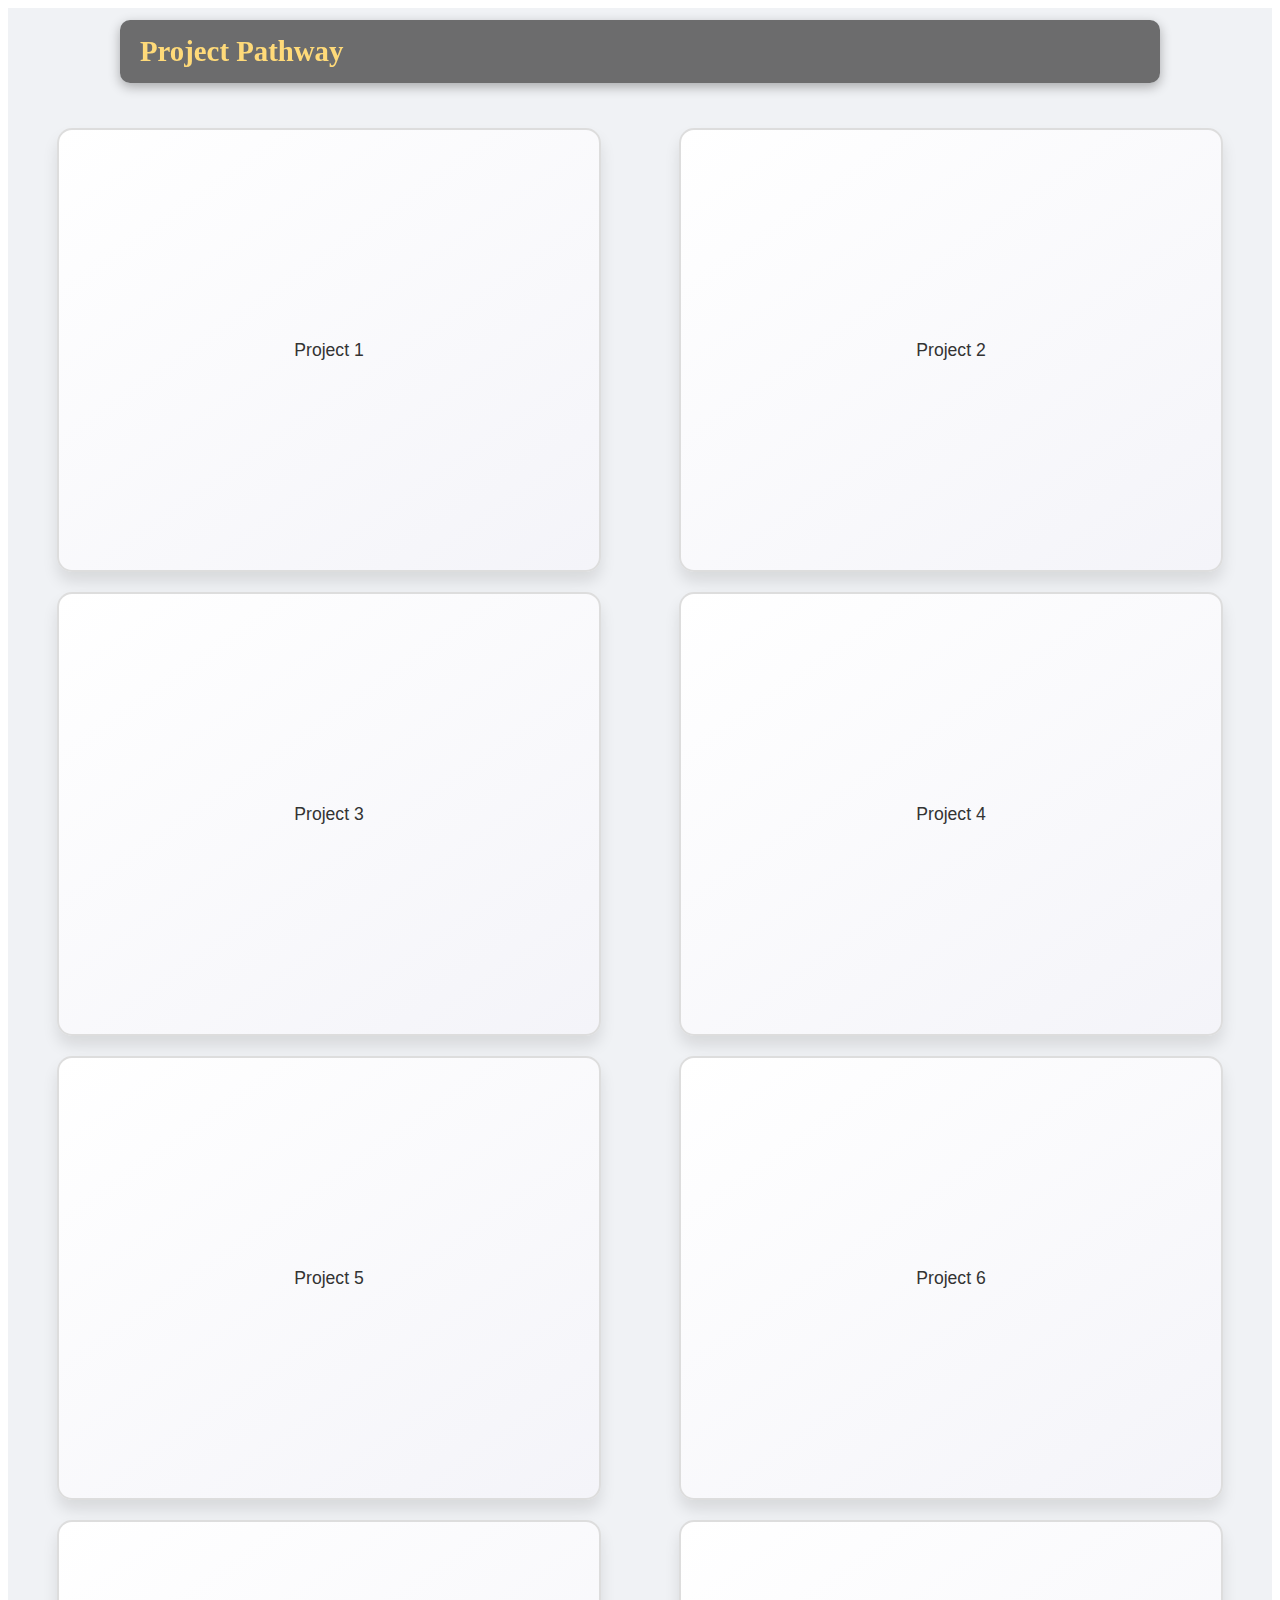
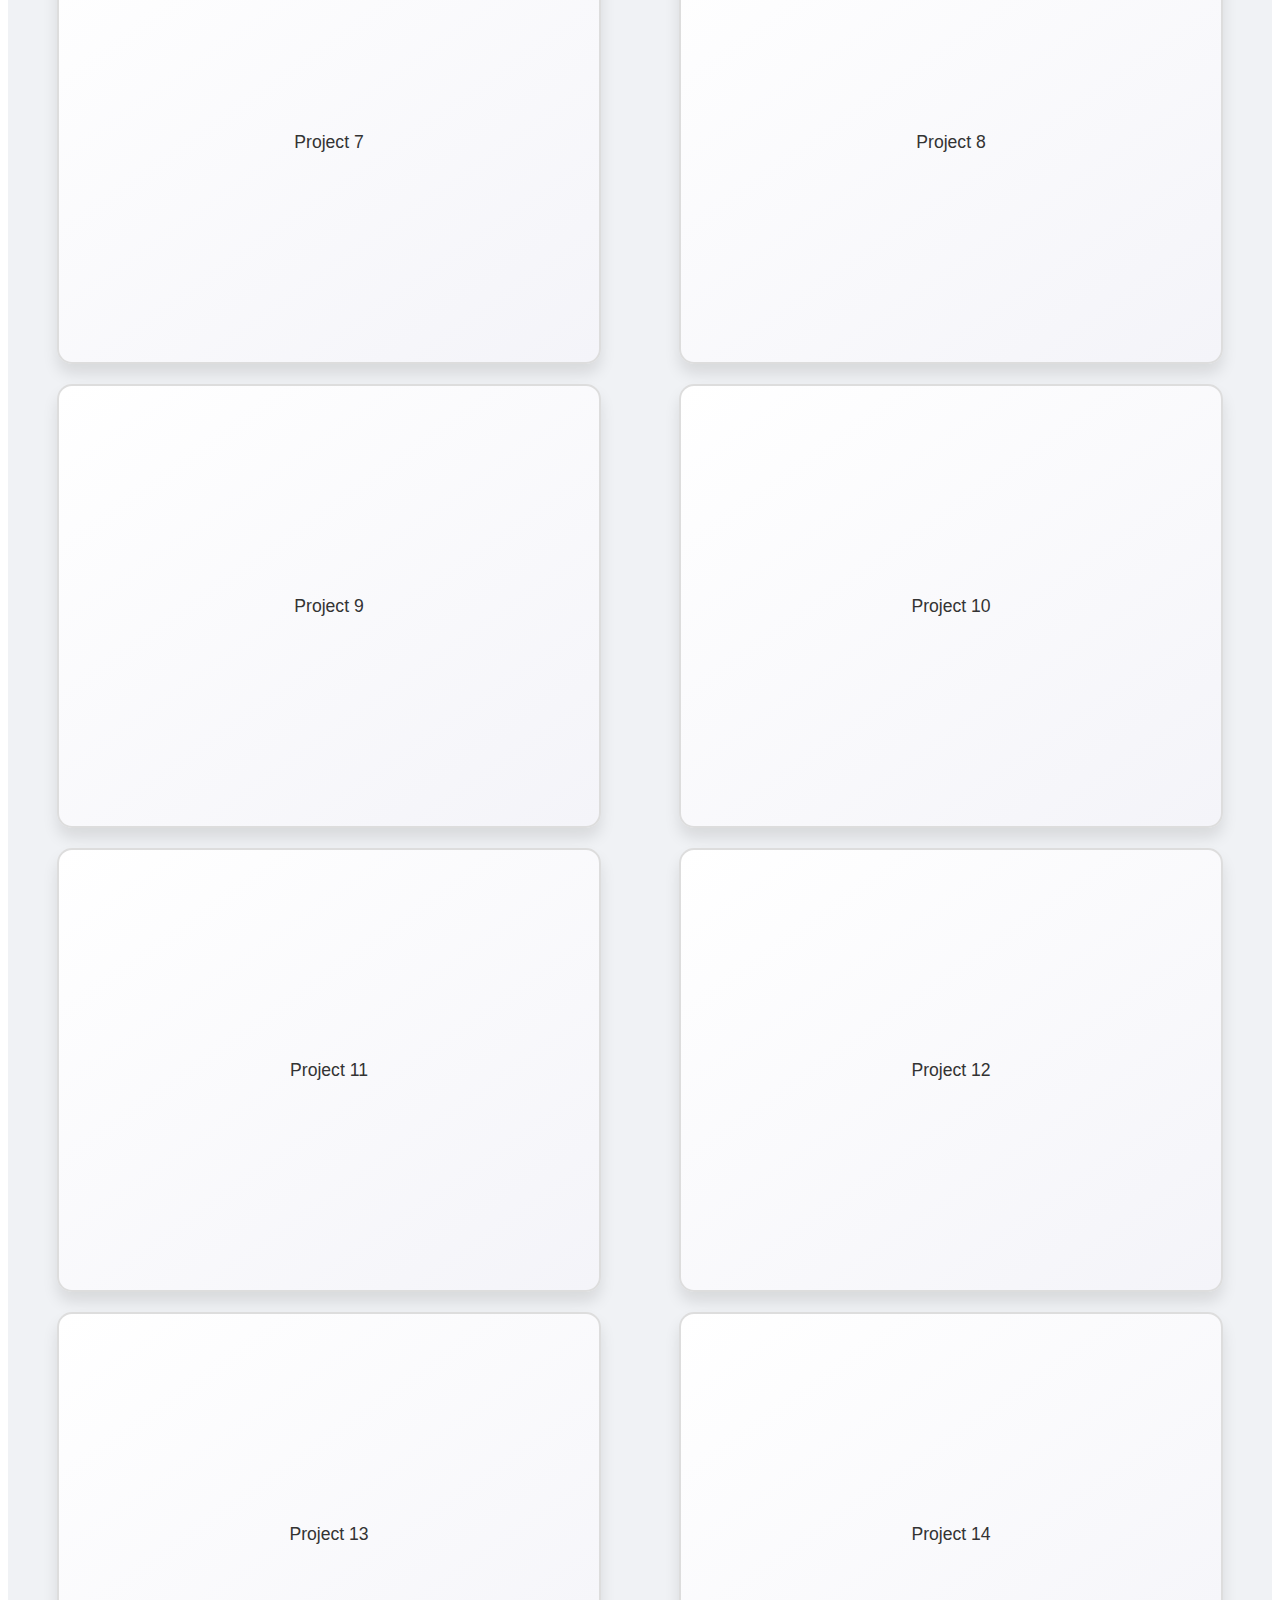
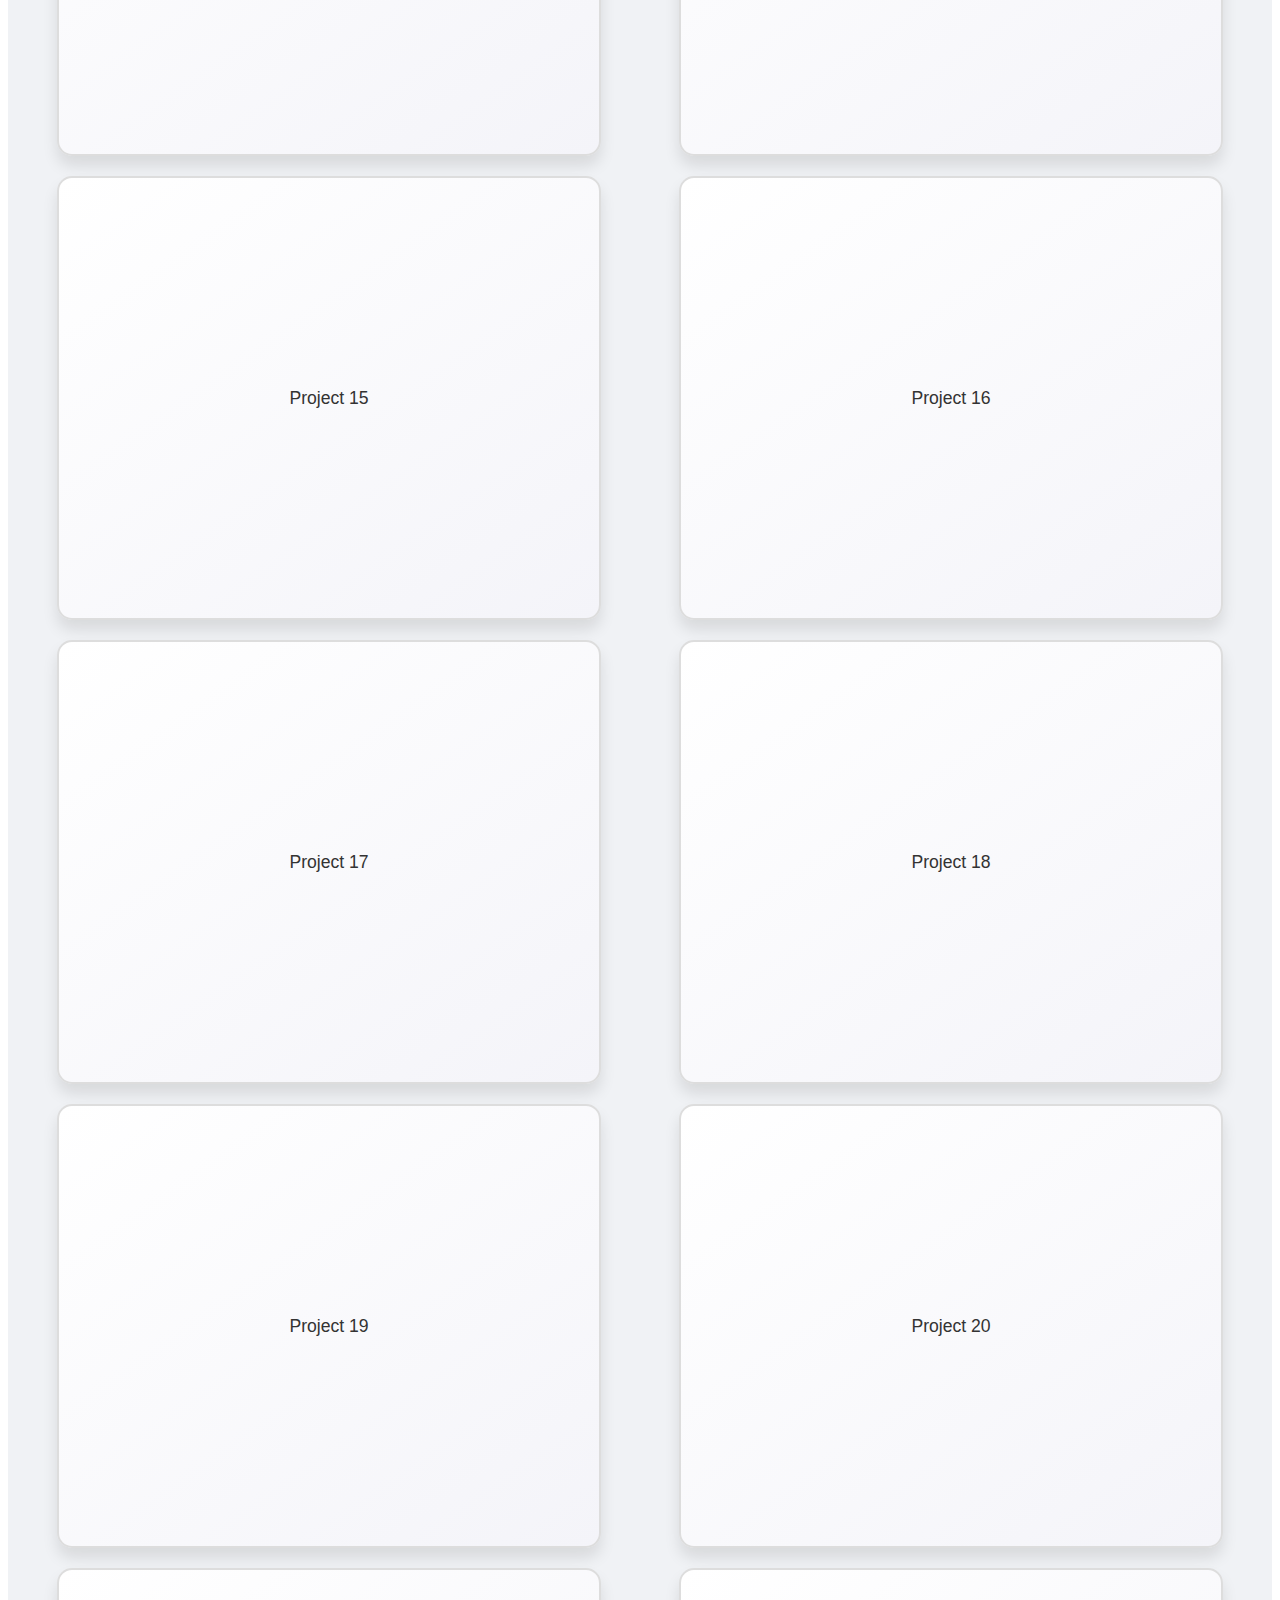
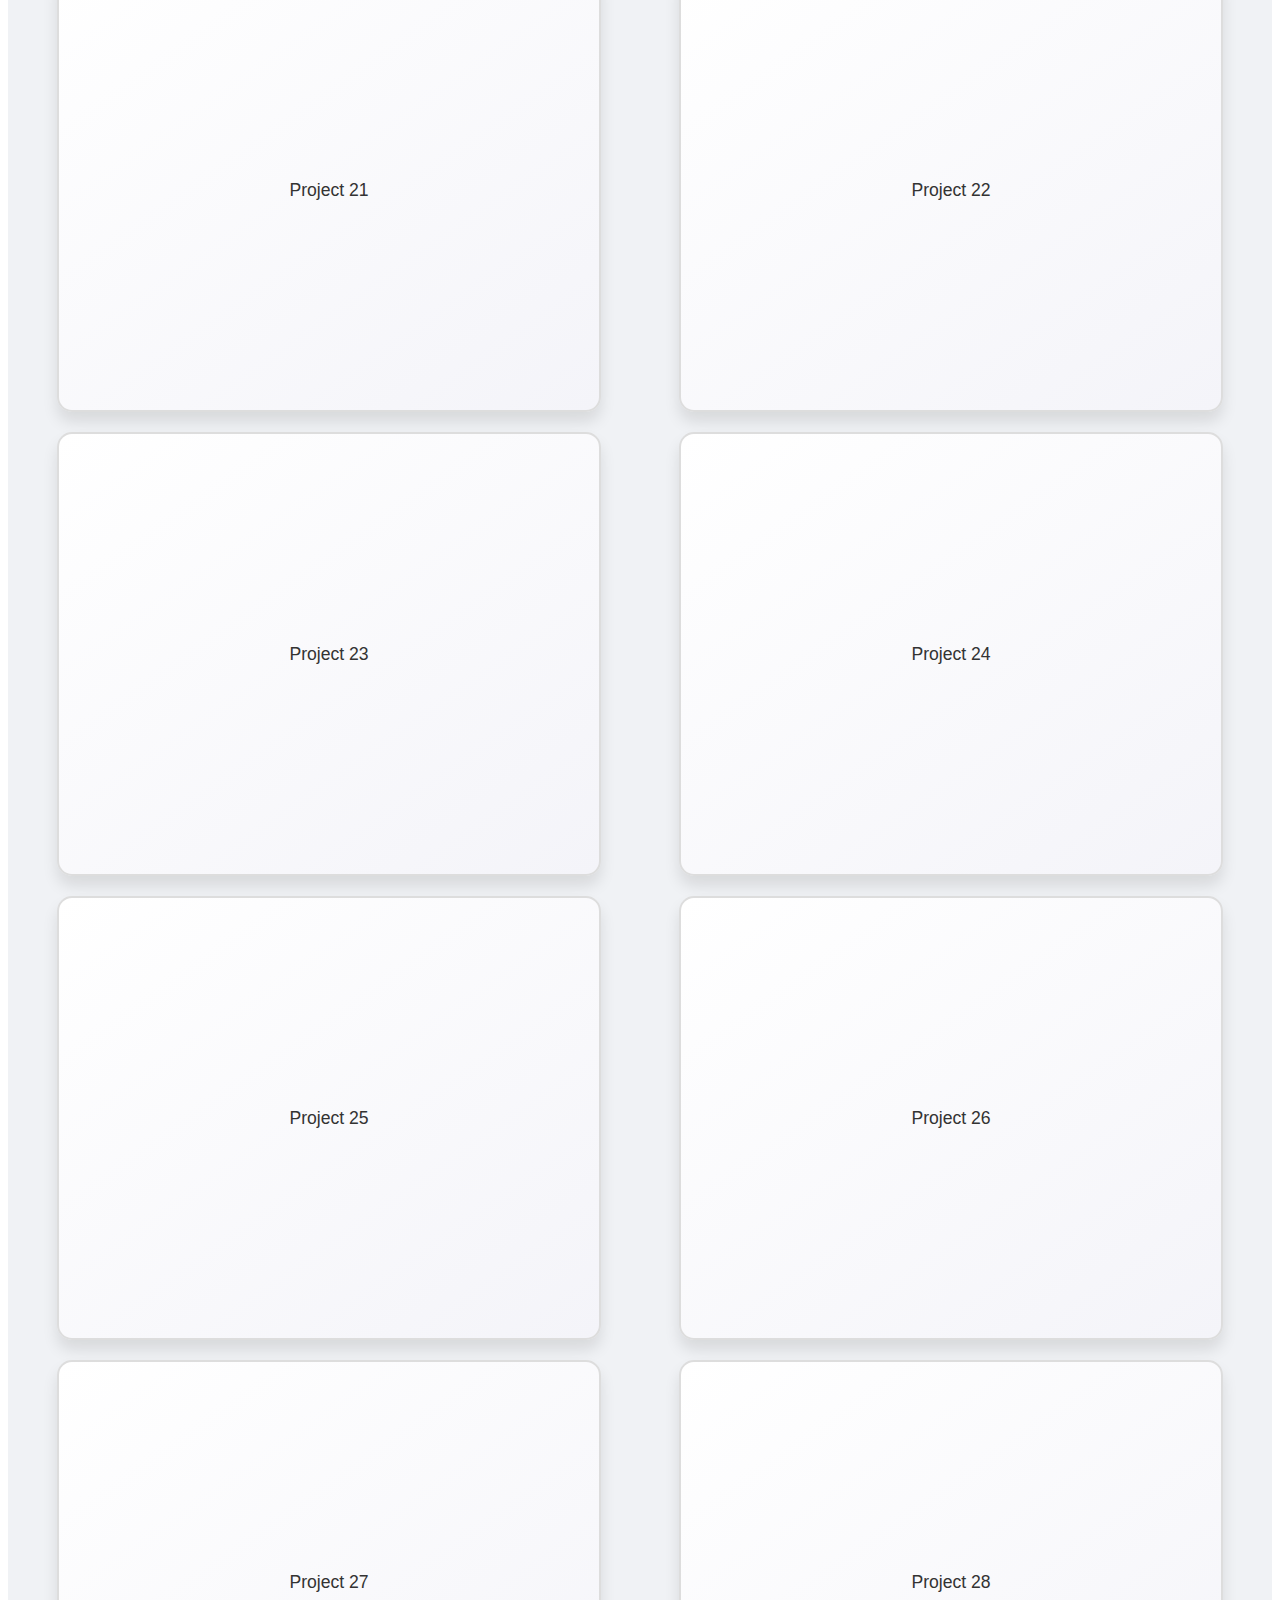
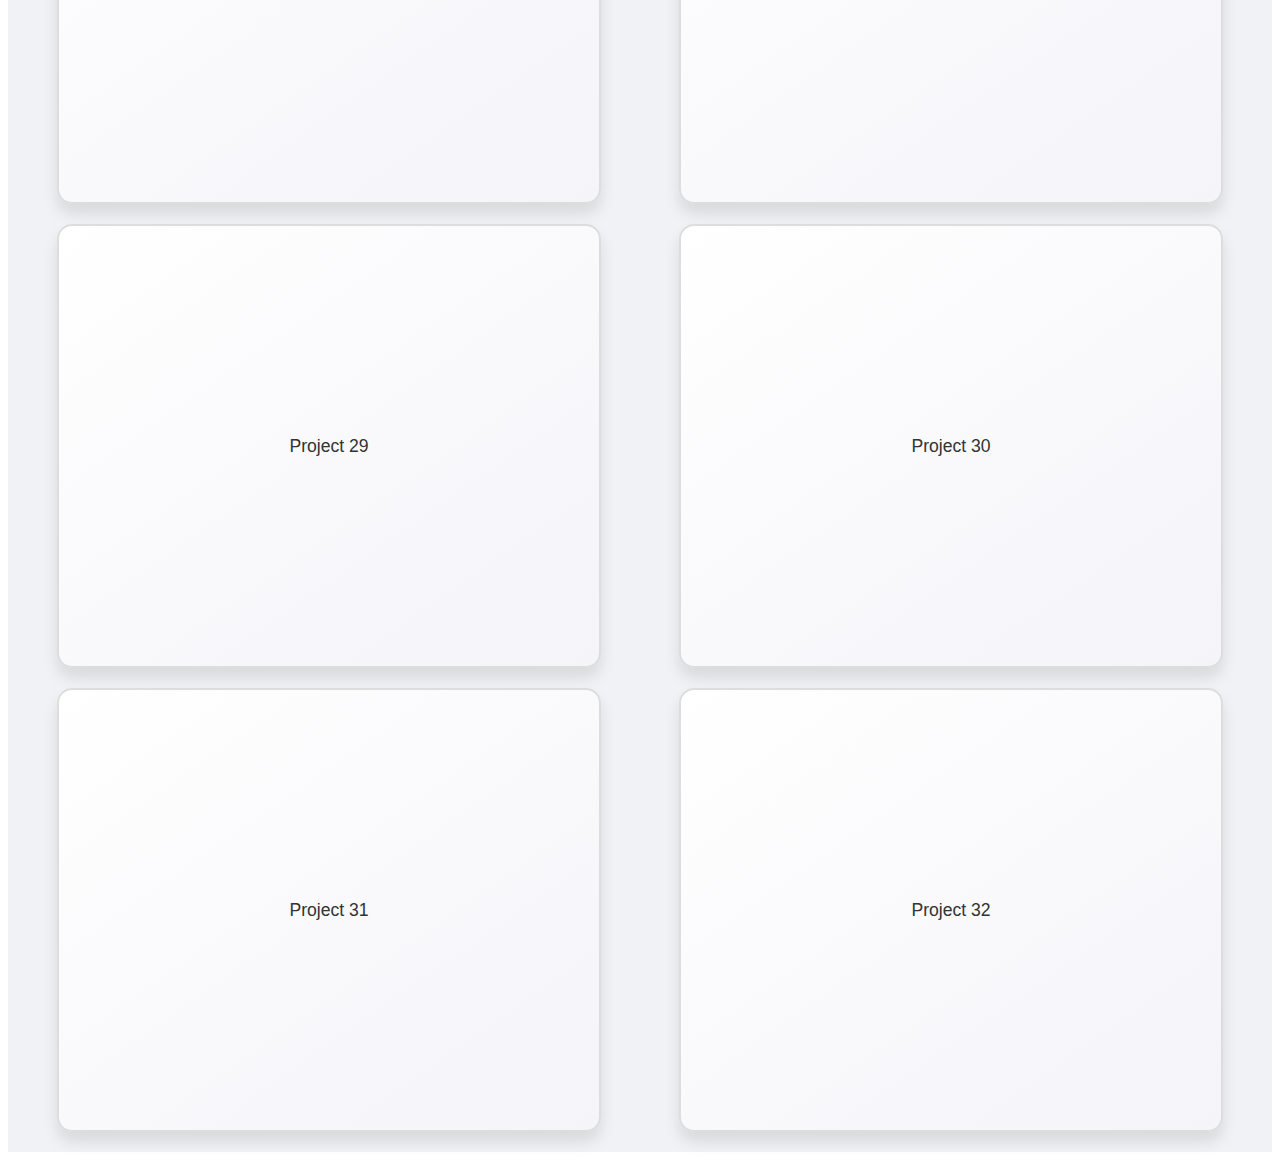
<file: index.html>
<!DOCTYPE html>
<html lang="en">
<head>
    <meta charset="UTF-8">
    <meta name="viewport" content="width=device-width, initial-scale=1.0">
    <title>My Projects</title>
    <link rel="stylesheet" href="styles.css">
</head>
<body>
    <header>
        <nav class="navbar">
            <div class="navbar-logo">
                <h2>Project Pathway</h2>
            </div>
        </nav>
    </header>
    <div id="project-list">
    </div>

    <button id="backToTopBtn" title="Go to top">↑</button>
    
    <script src="script.js"></script>
</body>
</html>
</file>
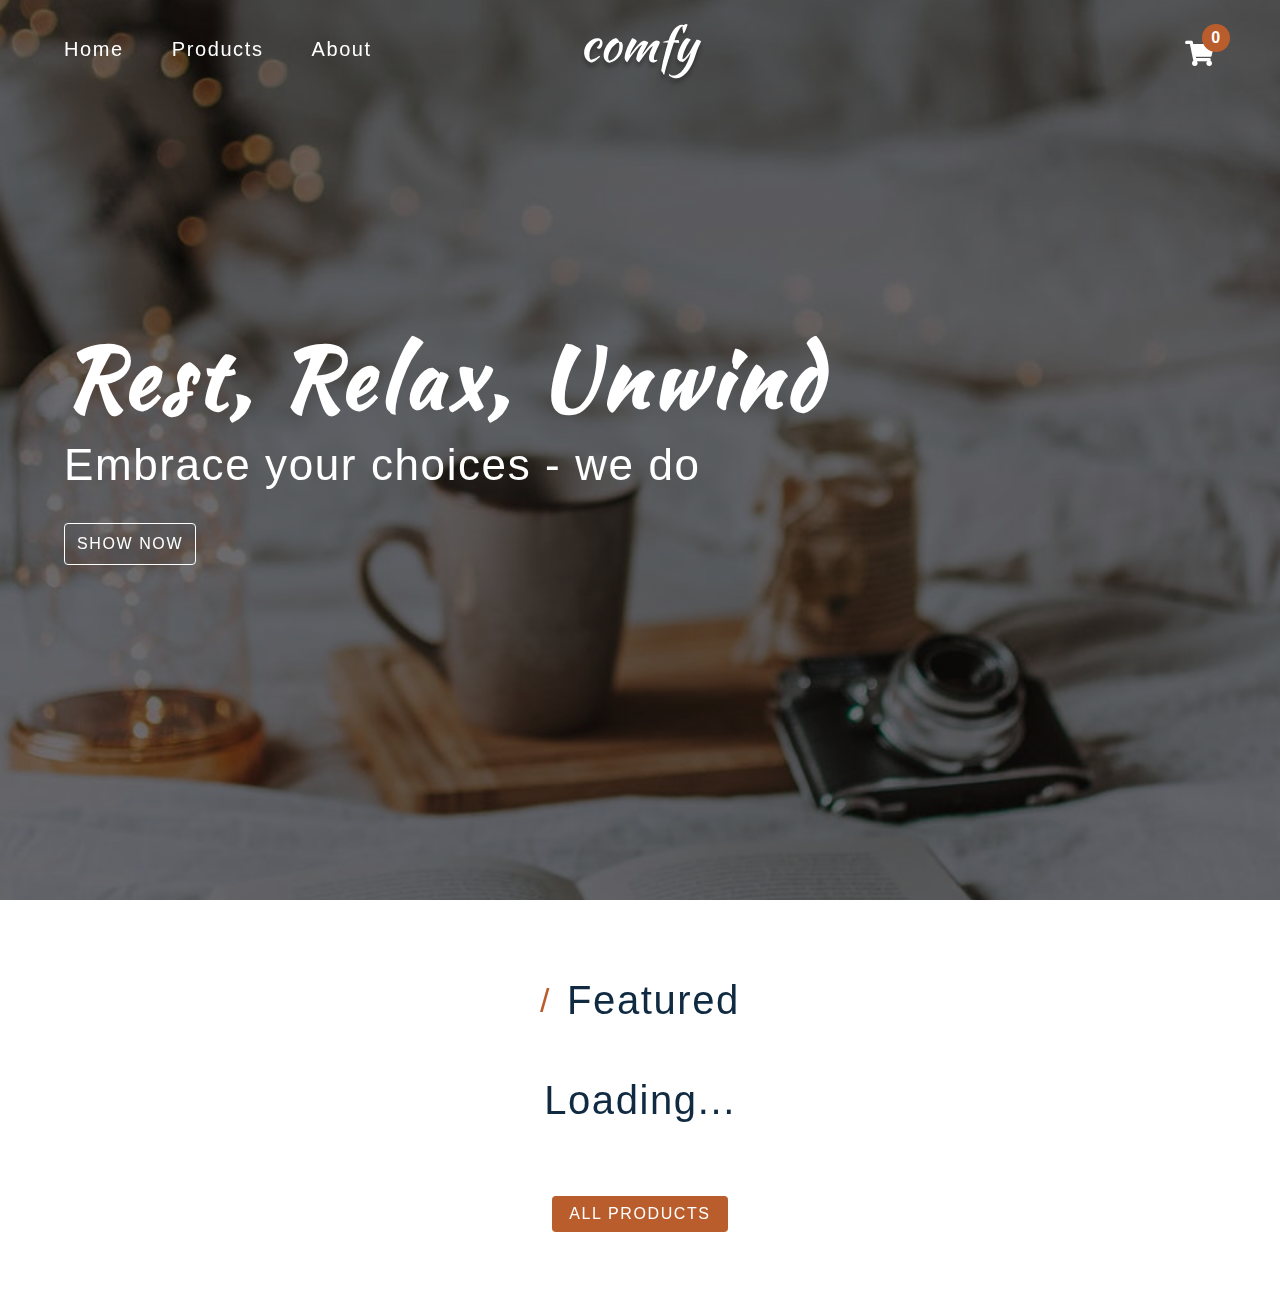
<file: final/index.html>
<!DOCTYPE html>
<html lang="en">
  <head>
    <meta charset="UTF-8" />
    <meta name="viewport" content="width=device-width, initial-scale=1.0" />
    <!-- font-awesome -->
    <link
      rel="stylesheet"
      href="https://cdnjs.cloudflare.com/ajax/libs/font-awesome/5.14.0/css/all.min.css"
    />

    <!-- styles css -->
    <link rel="stylesheet" href="styles.css" />
    <title>Home | Comfy</title>
  </head>
  <body>
    <!-- navbar -->
    <nav class="navbar">
      <div class="nav-center">
        <!-- links -->
        <div>
          <button class="toggle-nav">
            <i class="fas fa-bars"></i>
          </button>
          <ul class="nav-links">
            <li>
              <a href="index.html" class="nav-link">
                home
              </a>
            </li>
            <li>
              <a href="products.html" class="nav-link">
                products
              </a>
            </li>
            <li>
              <a href="about.html" class="nav-link">
                about
              </a>
            </li>
          </ul>
        </div>
        <!-- logo -->
        <img src="./images/logo-white.svg" class="nav-logo" alt="logo" />
        <!-- cart icon -->
        <div class="toggle-container">
          <button class="toggle-cart">
            <i class="fas fa-shopping-cart"></i>
          </button>
          <span class="cart-item-count">1</span>
        </div>
      </div>
    </nav>
    <!-- hero -->
    <section class="hero">
      <div class="hero-container">
        <h1 class="text-slanted">
          rest, relax, unwind
        </h1>
        <h3>Embrace your choices - we do</h3>
        <a href="products.html" class="hero-btn">
          show now
        </a>
      </div>
    </section>
    <!-- sidebar -->
    <div class="sidebar-overlay">
      <aside class="sidebar">
        <!-- close -->
        <button class="sidebar-close">
          <i class="fas fa-times"></i>
        </button>
        <!-- links -->
        <ul class="sidebar-links">
          <li>
            <a href="index.html" class="sidebar-link">
              <i class="fas fa-home fa-fw"></i>
              home
            </a>
          </li>
          <li>
            <a href="products.html" class="sidebar-link">
              <i class="fas fa-couch fa-fw"></i>
              products
            </a>
          </li>
          <li>
            <a href="about.html" class="sidebar-link">
              <i class="fas fa-book fa-fw"></i>
              about
            </a>
          </li>
        </ul>
      </aside>
    </div>
    <!-- cart -->
    <div class="cart-overlay">
      <aside class="cart">
        <button class="cart-close">
          <i class="fas fa-times"></i>
        </button>
        <header>
          <h3 class="text-slanted">your bag</h3>
        </header>
        <!-- cart items -->
        <div class="cart-items"></div>
        <!-- footer -->
        <footer>
          <h3 class="cart-total text-slanted">
            total : $12.99
          </h3>
          <button class="cart-checkout btn">checkout</button>
        </footer>
      </aside>
    </div>
    <!-- featured products -->
    <section class="section featured">
      <div class="title">
        <h2><span>/</span> featured</h2>
      </div>
      <div class="featured-center section-center">
        <h2 class="section-loading">
          loading...
        </h2>
        <!-- single product -->
        <!-- <article class="product">
          <div class="product-container">
            <img src="./images/main-bcg.jpeg" class="product-img img" alt="" />
           
            <div class="product-icons">
              <a href="product.html?id=1" class="product-icon">
                <i class="fas fa-search"></i>
              </a>
              <button class="product-cart-btn product-icon" data-id="1">
                <i class="fas fa-shopping-cart"></i>
              </button>
            </div>
          </div>
          <footer>
            <p class="product-name">name</p>
            <h4 class="product-price">$9.99</h4>
          </footer>
        </article> -->
        <!-- end of single product -->
      </div>
      <a href="products.html" class="btn">
        all products
      </a>
    </section>
    <script type="module" src="index.js"></script>
  </body>
</html>
</file>
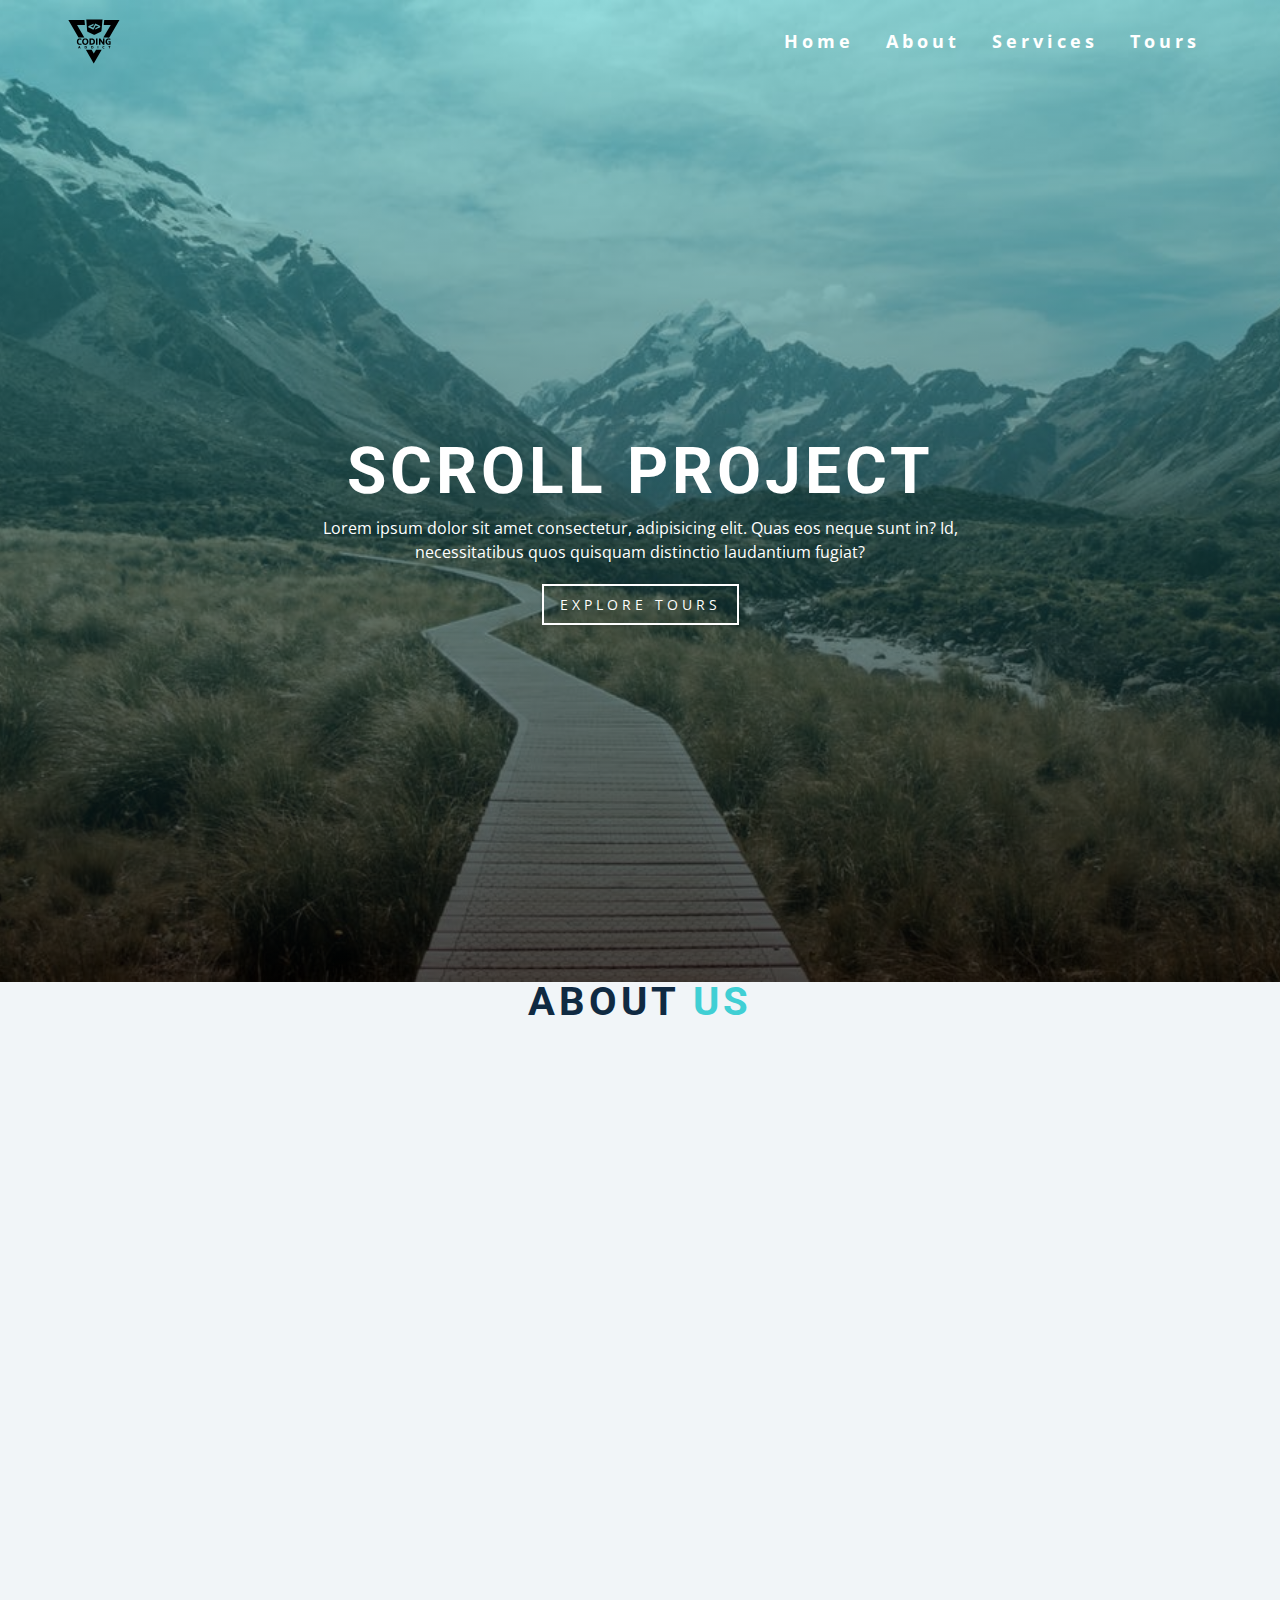
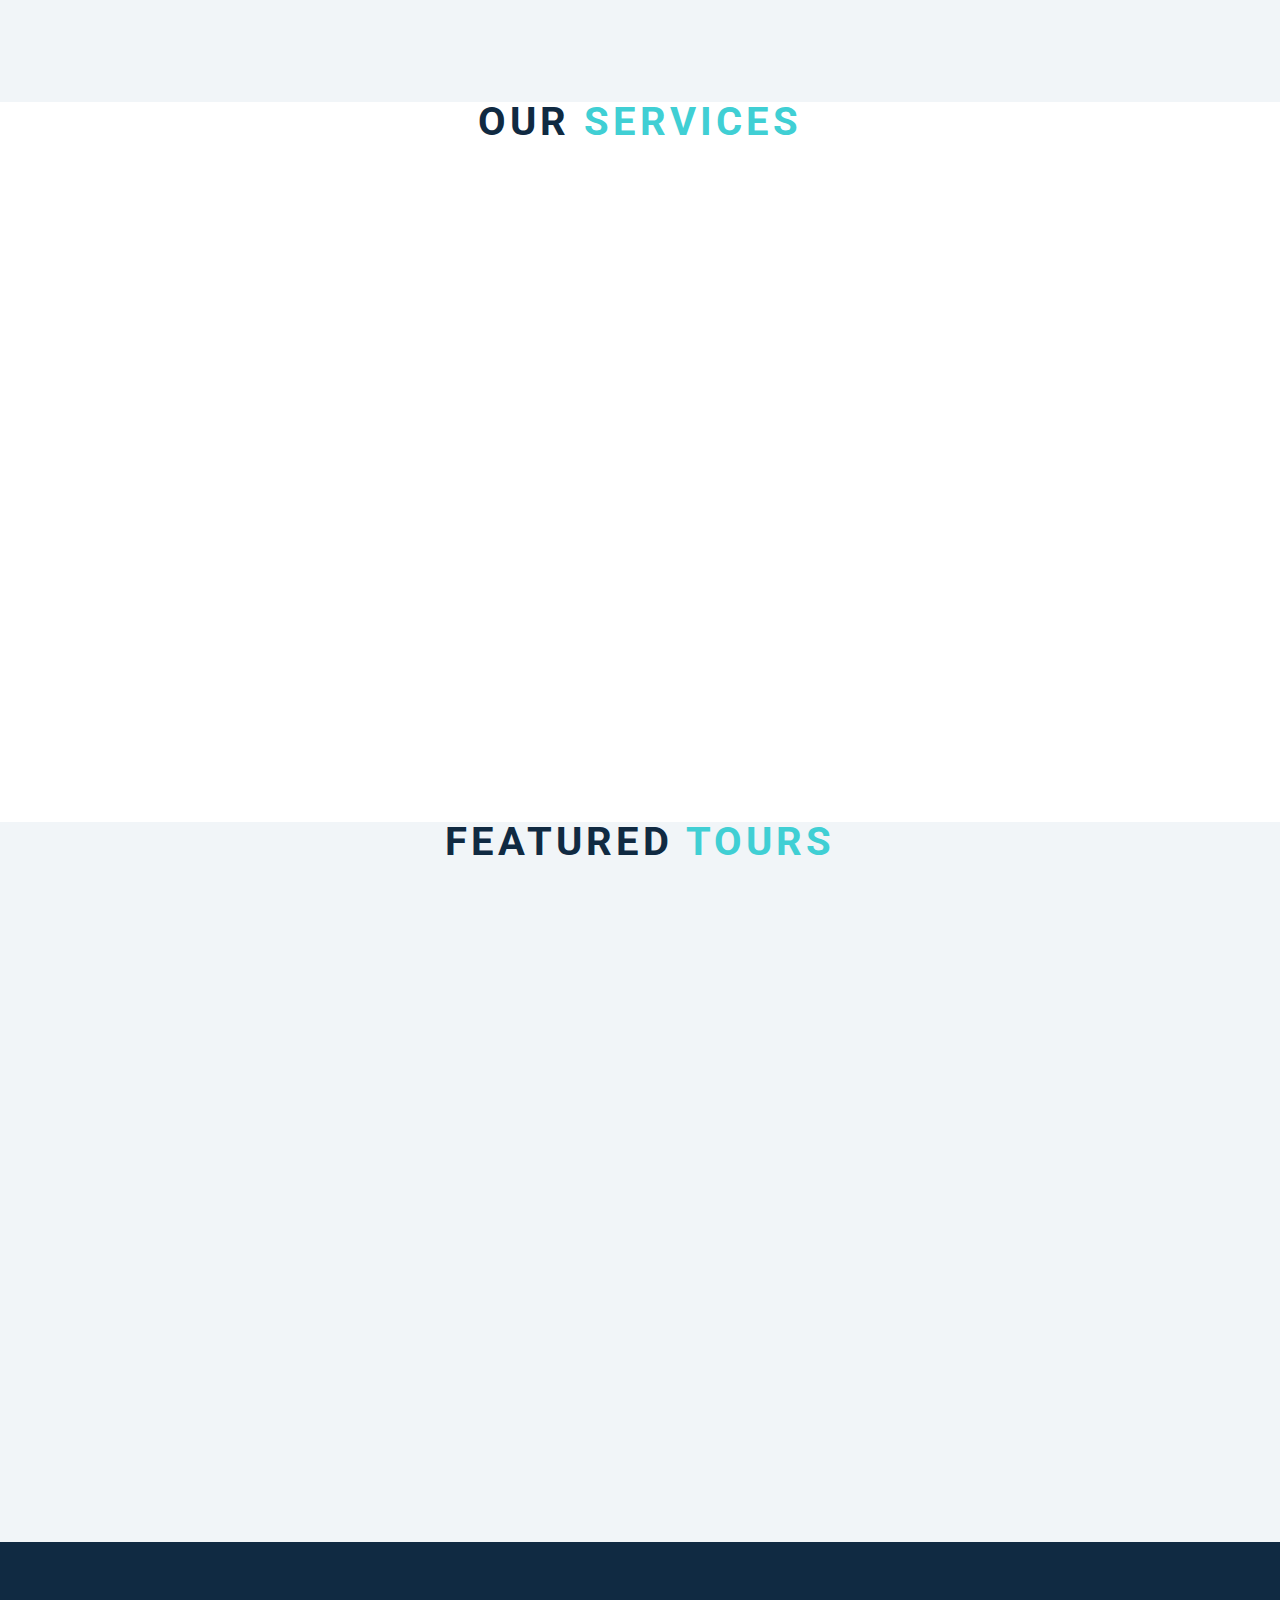
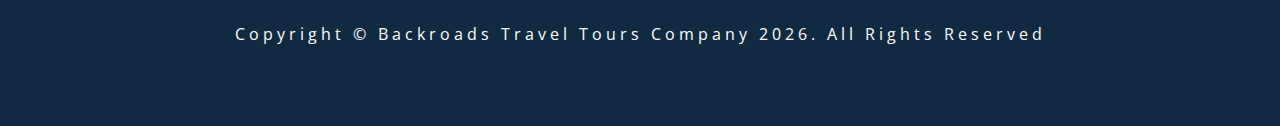
<file: Project - 10/index.html>
<!DOCTYPE html>
<html lang="en">
  <head>
    <meta charset="UTF-8" />
    <meta name="viewport" content="width=device-width, initial-scale=1.0" />
    <title>Scroll</title>
    <!-- font-awesome -->
    <link
      rel="stylesheet"
      href="https://cdnjs.cloudflare.com/ajax/libs/font-awesome/5.14.0/css/all.min.css"
    />
    <!-- styles -->
    <link rel="stylesheet" href="styles.css" />
  </head>
  <body>
    <header id="home">
      <!-- navbar -->
      <nav id="nav">
        <div class="nav-center">
          <!-- nav header -->
          <div class="nav-header">
            <img src="./logo.svg" class="logo" alt="logo" />
            <button class="nav-toggle">
              <i class="fas fa-bars"></i>
            </button>
          </div>
          <!-- links -->
          <div class="links-container">
            <ul class="links">
              <li>
                <a href="#home" class="scroll-link">home</a>
              </li>
              <li>
                <a href="#about" class="scroll-link">about</a>
              </li>
              <li>
                <a href="#services" class="scroll-link">services</a>
              </li>
              <li>
                <a href="#tours" class="scroll-link">tours</a>
              </li>
            </ul>
          </div>
        </div>
      </nav>
      <!-- banner -->
      <div class="banner">
        <div class="container">
          <h1>scroll project</h1>
          <p>
            Lorem ipsum dolor sit amet consectetur, adipisicing elit. Quas eos
            neque sunt in? Id, necessitatibus quos quisquam distinctio
            laudantium fugiat?
          </p>
          <a href="#tours" class="scroll-link btn btn-white">explore tours</a>
        </div>
      </div>
    </header>
    <!-- about -->
    <section id="about" class="section">
      <div class="title">
        <h2>about <span>us</span></h2>
      </div>
    </section>
    <!-- services -->
    <section id="services" class="section">
      <div class="title">
        <h2>our <span>services</span></h2>
      </div>
    </section>
    <!-- contact -->
    <section id="tours" class="section">
      <div class="title">
        <h2>featured <span>tours</span></h2>
      </div>
    </section>
    <!-- footer -->
    <footer class="section">
      <p>
        copyright &copy; backroads travel tours company
        <span id="date"></span>. all rights reserved
      </p>
    </footer>
    <a class="scroll-link top-link" href="#home">
      <i class="fas fa-arrow-up"></i>
    </a>
    <!-- javascript -->
    <script src="app.js"></script>
  </body>
</html>
</file>
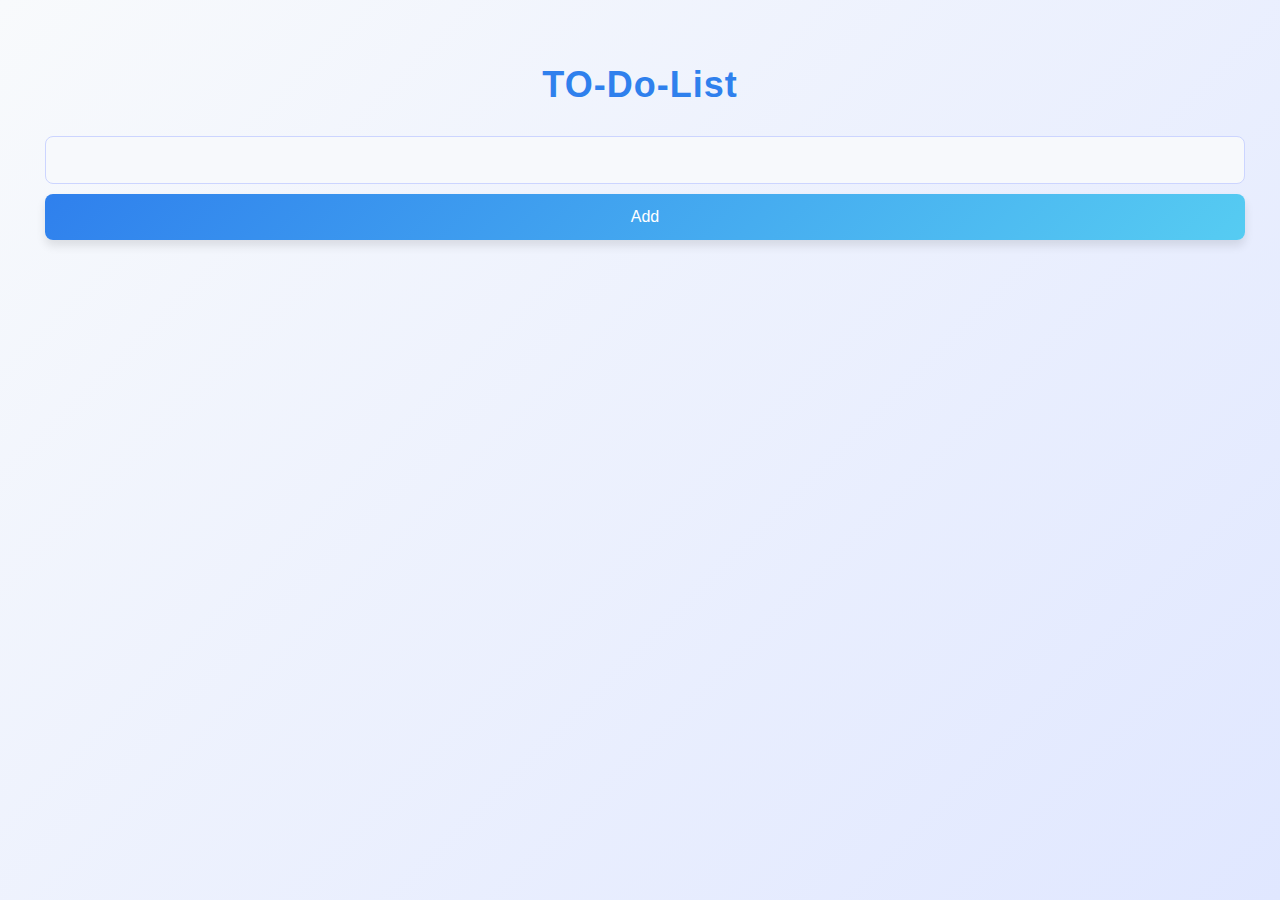
<file: project - 11/index.html>
<!DOCTYPE html>
<html lang="en">
  <head>
    <meta charset="UTF-8" />
    <meta name="viewport" content="width=device-width, initial-scale=1.0" />
    <title>To-Do List Project</title>
    <link rel="stylesheet" href="style.css" />
  </head>
  <body>
    <div class="todo-app">
      <h1>TO-Do-List</h1>
      <input type="text" id="todo-input" />
      <button id="add-button">Add</button>
      <ul id="todo-list" class="todo-list"></ul>
    </div>
    <script src="script.js"></script>
  </body>
</html>
</file>
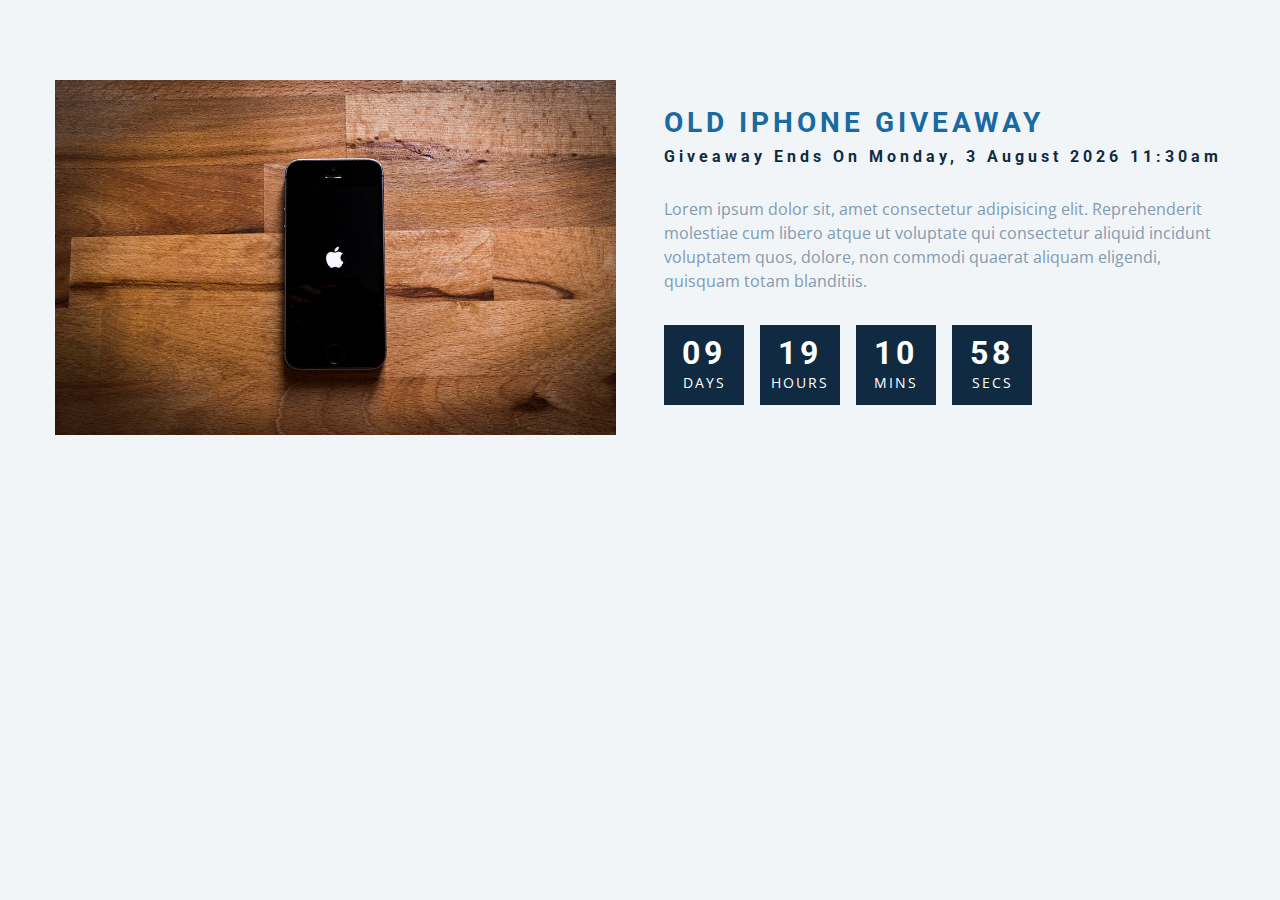
<file: Project - 12/index.html>
<!DOCTYPE html>
<html lang="en">
  <head>
    <meta charset="UTF-8" />
    <meta name="viewport" content="width=device-width, initial-scale=1.0" />
    <title>Countdown</title>

    <!-- styles -->
    <link rel="stylesheet" href="styles.css" />
  </head>
  <body>
    <section class="section-center">
      <!-- image -->
      <article class="gift-img">
        <img src="./gift.jpeg" alt="gift" />
      </article>
      <!-- info -->
      <article class="gift-info">
        <h3>old iphone giveaway</h3>
        <h4 class="giveaway">
          giveaway ends on Sunday, 24 April 2020, 8:00am
        </h4>
        <p>
          Lorem ipsum dolor sit, amet consectetur adipisicing elit.
          Reprehenderit molestiae cum libero atque ut voluptate qui consectetur
          aliquid incidunt voluptatem quos, dolore, non commodi quaerat aliquam
          eligendi, quisquam totam blanditiis.
        </p>
        <div class="deadline">
          <!-- days -->
          <div class="deadline-format">
            <div>
              <h4 class="days">34</h4>
              <span>days</span>
            </div>
          </div>
          <!-- end of days -->
          <!-- days -->
          <div class="deadline-format">
            <div>
              <h4 class="hours">34</h4>
              <span>hours</span>
            </div>
          </div>
          <!-- end of days -->
          <!-- minutes -->
          <div class="deadline-format">
            <div>
              <h4 class="minutes">34</h4>
              <span>mins</span>
            </div>
          </div>
          <!-- end of days -->
          <!-- minutes -->
          <div class="deadline-format">
            <div>
              <h4 class="seconds">34</h4>
              <span>secs</span>
            </div>
          </div>
          <!-- end of days -->
        </div>
      </article>
    </section>
    <!-- javascript -->
    <script src="app.js"></script>
  </body>
</html>
</file>
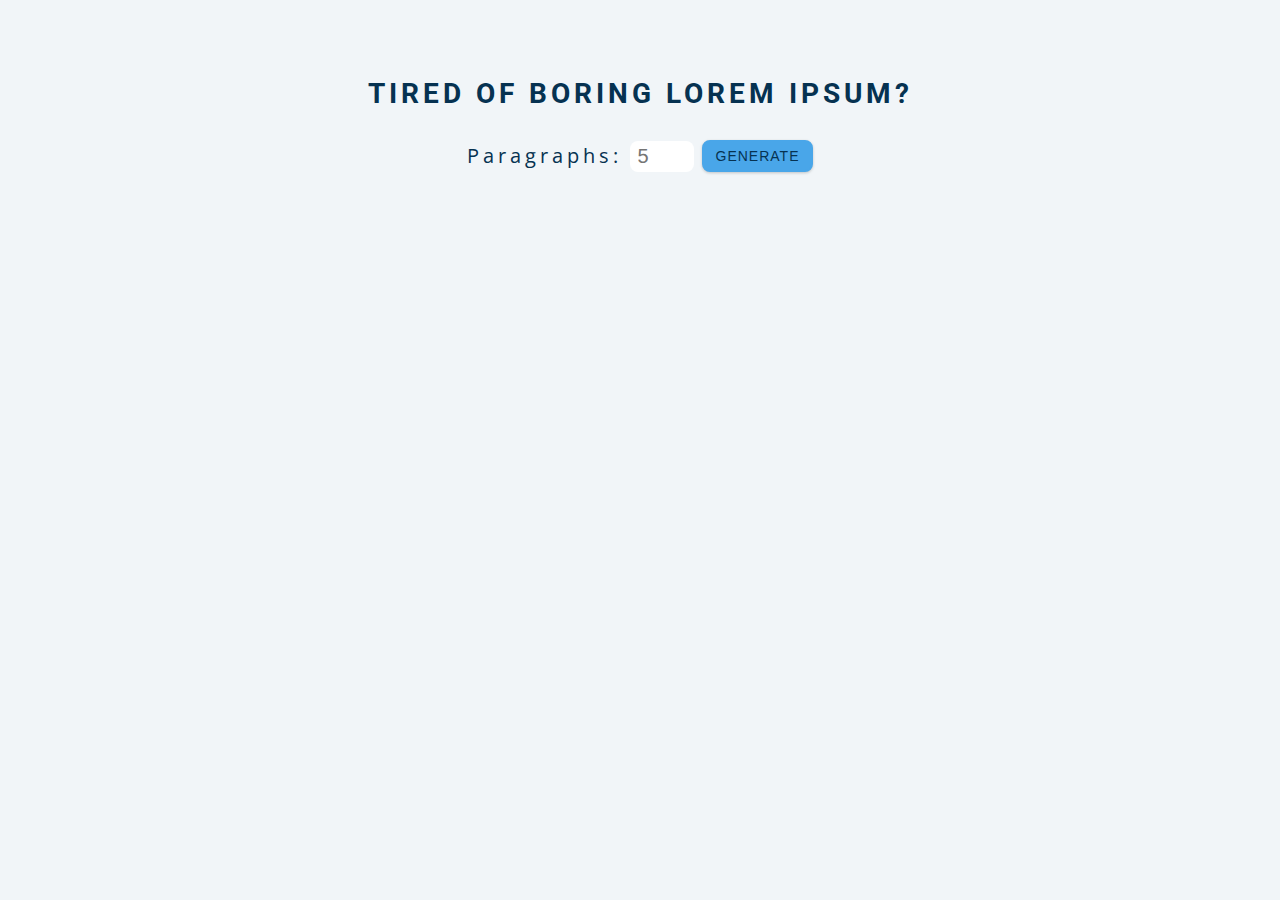
<file: Project - 13/index.html>
<!DOCTYPE html>
<html lang="en">
  <head>
    <meta charset="UTF-8" />
    <meta name="viewport" content="width=device-width, initial-scale=1.0" />
    <title>Lorem Ipsum</title>

    <!-- styles -->
    <link rel="stylesheet" href="styles.css" />
  </head>
  <body>
    <section class="section-center">
      <h3>tired of boring lorem ipsum?</h3>
      <form class="lorem-form">
        <label for="amount">paragraphs:</label>
        <input type="number" name="amount" id="amount" placeholder="5" />
        <button type="submit" class="btn">generate</button>
      </form>
      <article class="lorem-text"></article>
    </section>

    <!-- javascript -->
    <script src="app.js"></script>
  </body>
</html>
</file>
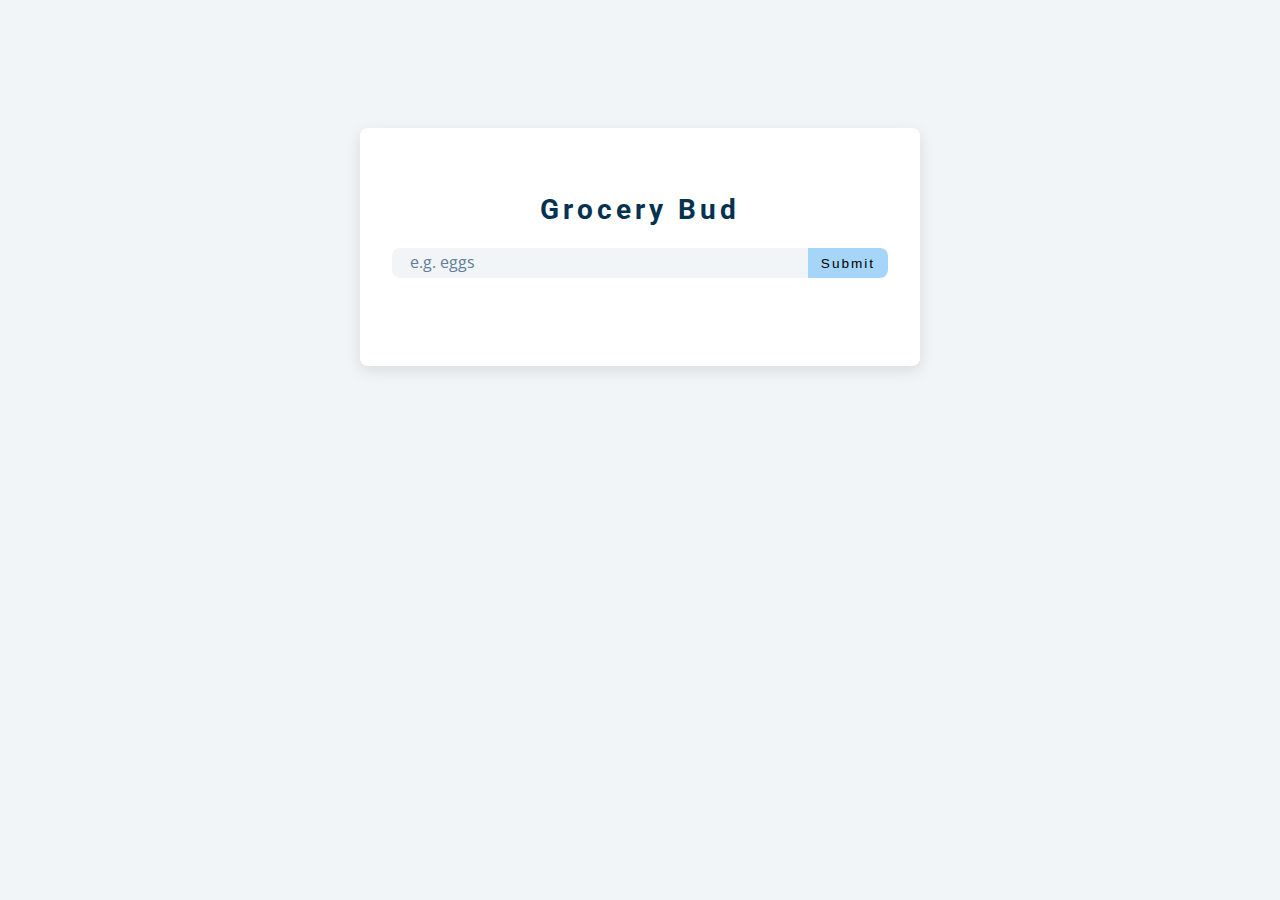
<file: Project - 14/index.html>
<!DOCTYPE html>
<html lang="en">
  <head>
    <meta charset="UTF-8" />
    <meta name="viewport" content="width=device-width, initial-scale=1.0" />
    <title>Grocery Bud</title>
    <!-- font-awesome -->
    <link
      rel="stylesheet"
      href="https://cdnjs.cloudflare.com/ajax/libs/font-awesome/5.14.0/css/all.min.css"
    />
    <!-- styles -->
    <link rel="stylesheet" href="styles.css" />
  </head>
  <body>
    <section class="section-center">
      <!-- form -->
      <form class="grocery-form">
        <p class="alert"></p>
        <h3>grocery bud</h3>
        <div class="form-control">
          <input type="text" id="grocery" placeholder="e.g. eggs" />
          <button type="submit" class="submit-btn">submit</button>
        </div>
      </form>
      <!-- list -->
      <div class="grocery-container">
        <div class="grocery-list"></div>
        <button class="clear-btn">clear items</button>
      </div>
    </section>
    <!-- javascript -->
    <script src="app.js"></script>
  </body>
</html>
</file>
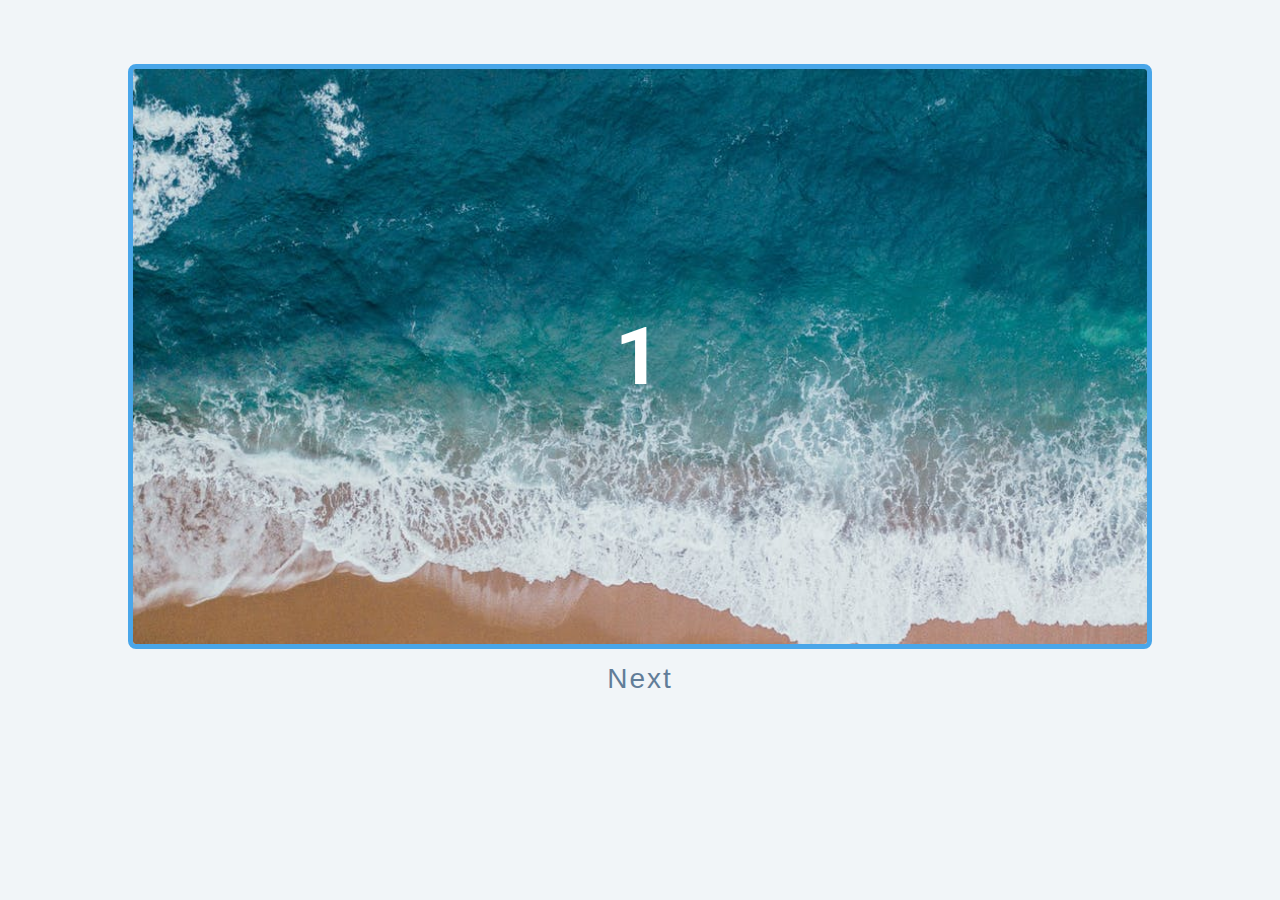
<file: Project - 15/index.html>
<!DOCTYPE html>
<html lang="en">
  <head>
    <meta charset="UTF-8" />
    <meta name="viewport" content="width=device-width, initial-scale=1.0" />
    <title>Slider</title>

    <!-- styles -->
    <link rel="stylesheet" href="styles.css" />
  </head>
  <body>
    <div class="slider-container">
      <div class="slide">
        <img src="./img-1.jpeg" class="slide-img" alt="" />
        <h1>1</h1>
      </div>
      <div class="slide">
        <h1>2</h1>
      </div>
      <div class="slide">
        <h1>3</h1>
      </div>
      <div class="slide">
        <div>
          <img src="./person-1.jpeg" class="person-img" alt="" />
          <h4>susan doe</h4>
          <h1>4</h1>
        </div>
      </div>
    </div>
    <div class="btn-container">
      <button type="button" class="prevBtn">
        prev
      </button>
      <button type="button" class="nextBtn">
        next
      </button>
    </div>

    <!-- javascript -->
    <script src="app.js"></script>
  </body>
</html>
</file>
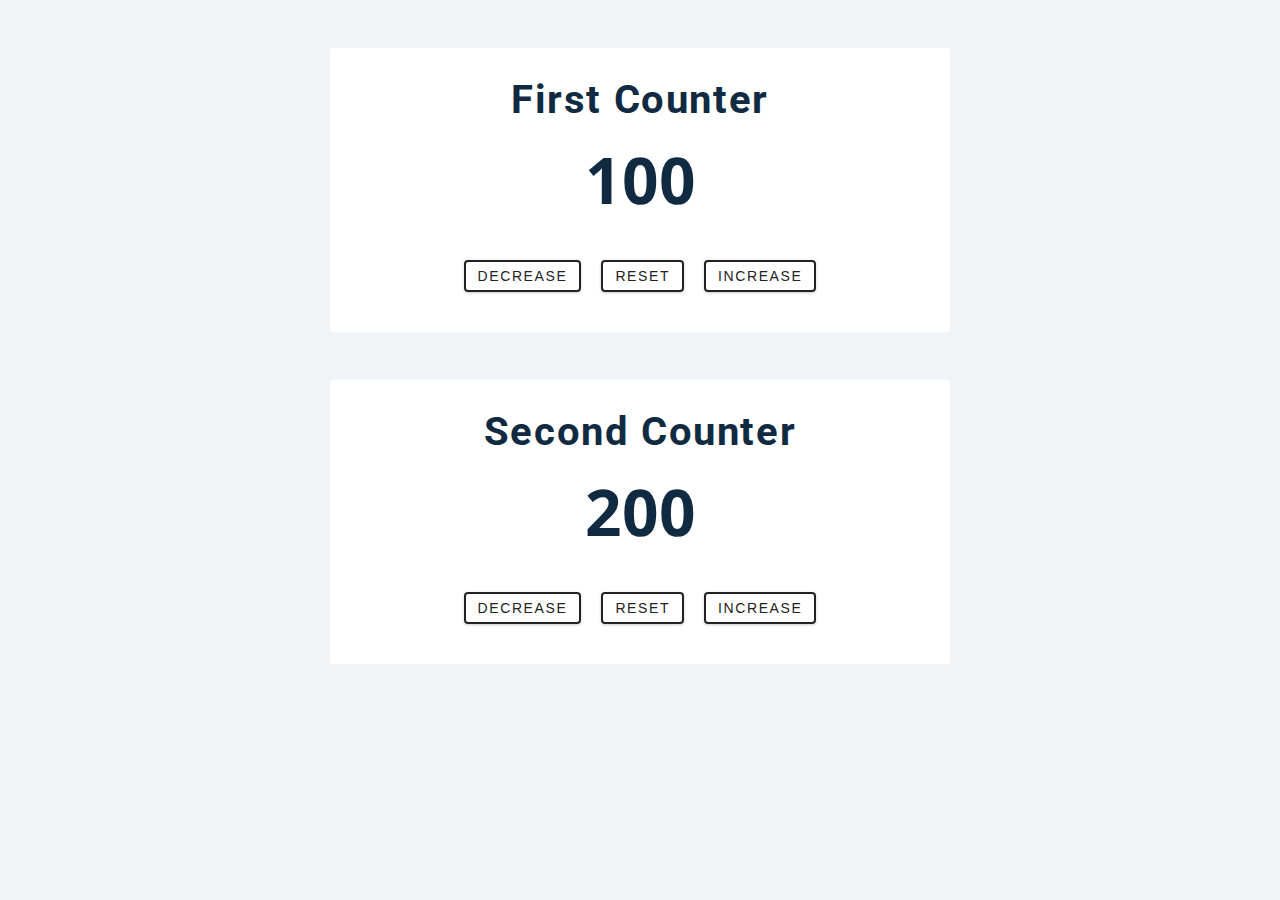
<file: Project - 16/index.html>
<!DOCTYPE html>
<html lang="en">
  <head>
    <meta charset="UTF-8" />
    <meta name="viewport" content="width=device-width, initial-scale=1.0" />
    <title>Counter</title>
    <link rel="stylesheet" href="styles.css" />
  </head>
  <body>
    <!-- first counter -->
    <div class="container first-counter">
      <h2>first counter</h2>
      <span class="value">0</span>
      <div class="button-container">
        <button class="btn decrease">decrease</button>
        <button class="btn reset">reset</button>
        <button class="btn increase">increase</button>
      </div>
    </div>
    <!-- second counter -->
    <div class="container second-counter">
      <h2>second counter</h2>
      <span class="value">0</span>
      <div class="button-container">
        <button class="btn decrease">decrease</button>
        <button class="btn reset">reset</button>
        <button class="btn increase">increase</button>
      </div>
    </div>
    <script src="app.js"></script>
  </body>
</html>
</file>
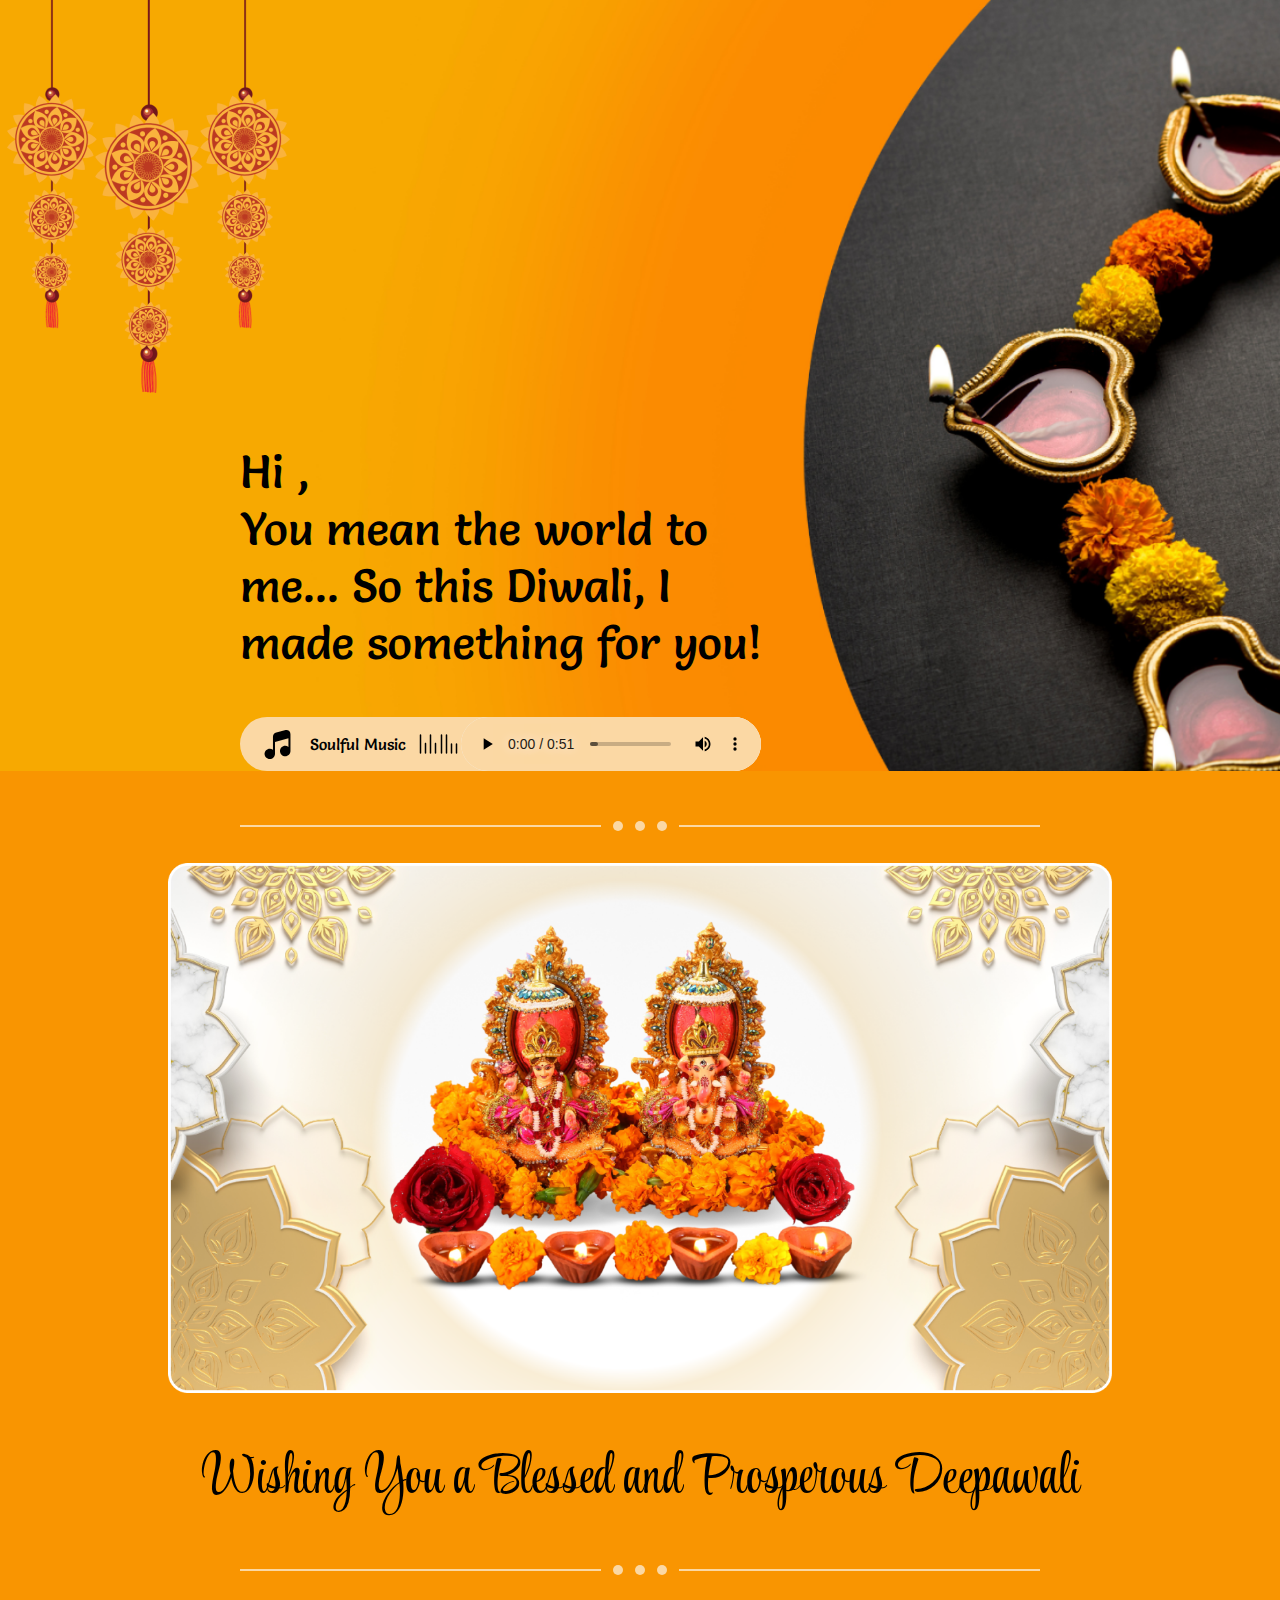
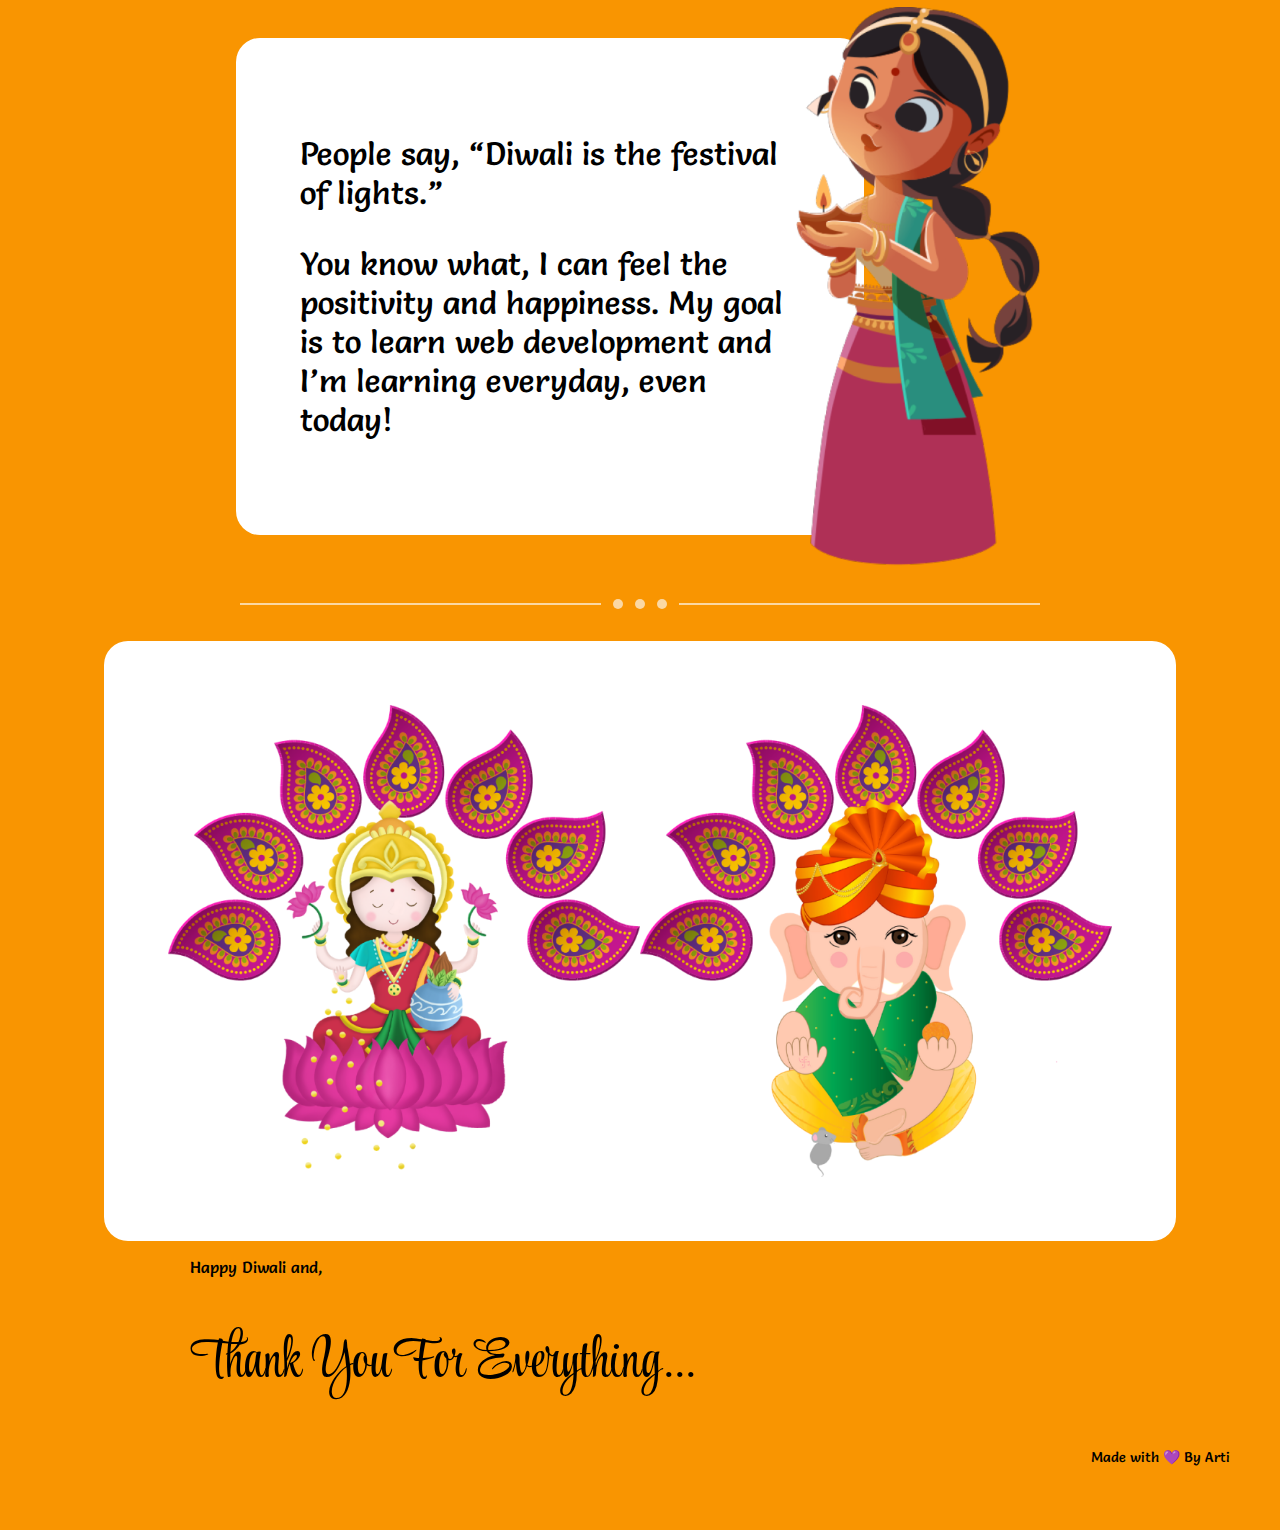
<file: Project - 17/index.html>
<!DOCTYPE html>
<html lang="en">
  <head>
    <meta charset="UTF-8" />
    <meta http-equiv="X-UA-Compatible" content="IE=edge" />
    <meta name="viewport" content="width=device-width, initial-scale=1.0" />
    <title>Happy Diwali</title>
    <link rel="preconnect" href="https://fonts.googleapis.com" />
    <link rel="preconnect" href="https://fonts.gstatic.com" crossorigin />
    <link
      href="https://fonts.googleapis.com/css2?family=Salsa&family=Style+Script&display=swap"
      rel="stylesheet"
    />
    <link rel="stylesheet" href="style.css" />
  </head>
  <body>
    <section class="hero-section">
      <img class="jhalar" src="./images/jhalar.png" alt="jhalar" />
      <div class="pragraph-and-audio">
        <p>
          Hi <span id="receiver"></span>,
          <br />
          You mean the world to me... So this Diwali, I made something for you!
        </p>
        <div class="audio-container">
          <img src="./images/music.svg" alt="music-icon" />
          <span class="soulful-music">&nbsp;&nbsp; Soulful Music &nbsp;</span>
          <img
            class="playing-music-icon"
            src="./images/song_string.svg"
            alt="playing-music-icon"
          />
          <audio src="./music/song2.mp3" controls></audio>
        </div>
      </div>
    </section>
    <section class="lakshmi-ganesha-section">
      <div class="horizontal-divider">
        <div class="horizontal-line"></div>
        <div class="circle"></div>
        <div class="circle"></div>
        <div class="circle"></div>
        <div class="horizontal-line"></div>
      </div>
      <img
        class="lakshmi-ganesha-img"
        src="./images/lakshmi maa and ganesh ji 1.png"
        alt="lakshmi-ganesha"
      />
      <h2>Wishing You a Blessed and Prosperous Deepawali</h2>
      <div class="horizontal-divider">
        <div class="horizontal-line"></div>
        <div class="circle"></div>
        <div class="circle"></div>
        <div class="circle"></div>
        <div class="horizontal-line"></div>
      </div>
      <div class="white-card-container">
        <div class="white-card">
          <p>People say, “Diwali is the festival of lights.”</p>
          <p>
            You know what, I can feel the positivity and happiness. My goal is
            to learn web development and I’m learning everyday, even today!
          </p>
        </div>
        <img class="little-girl" src="./images/little-girl 1.png" alt="little girl" />
      </div>
      <div class="horizontal-divider">
        <div class="horizontal-line"></div>
        <div class="circle"></div>
        <div class="circle"></div>
        <div class="circle"></div>
        <div class="horizontal-line"></div>
      </div>
      <div class="lakshmi-ganesha-card">
        <img src="./images/lakshmi.png" alt="lakshmi" />
        <img src="./images/ganesh.png" alt="ganesh" />
      </div>
      <div class="thank-you-text">
        <p>Happy Diwali and,</p>
        <h2>Thank You For Everything...</h2>
      </div>
      <p class="my-name">Made with 💜 By <span id="sender"></span></p>
    </section>

    <script>
      const receiverName = document.querySelector("#receiver");
      const senderName = document.querySelector("#sender");
      receiverName.innerText = new URLSearchParams(location.search).get(
        "receiver"
      );
      senderName.innerText = new URLSearchParams(location.search).get("sender") || 'Arti';
    </script>
  </body>
</html>
</file>
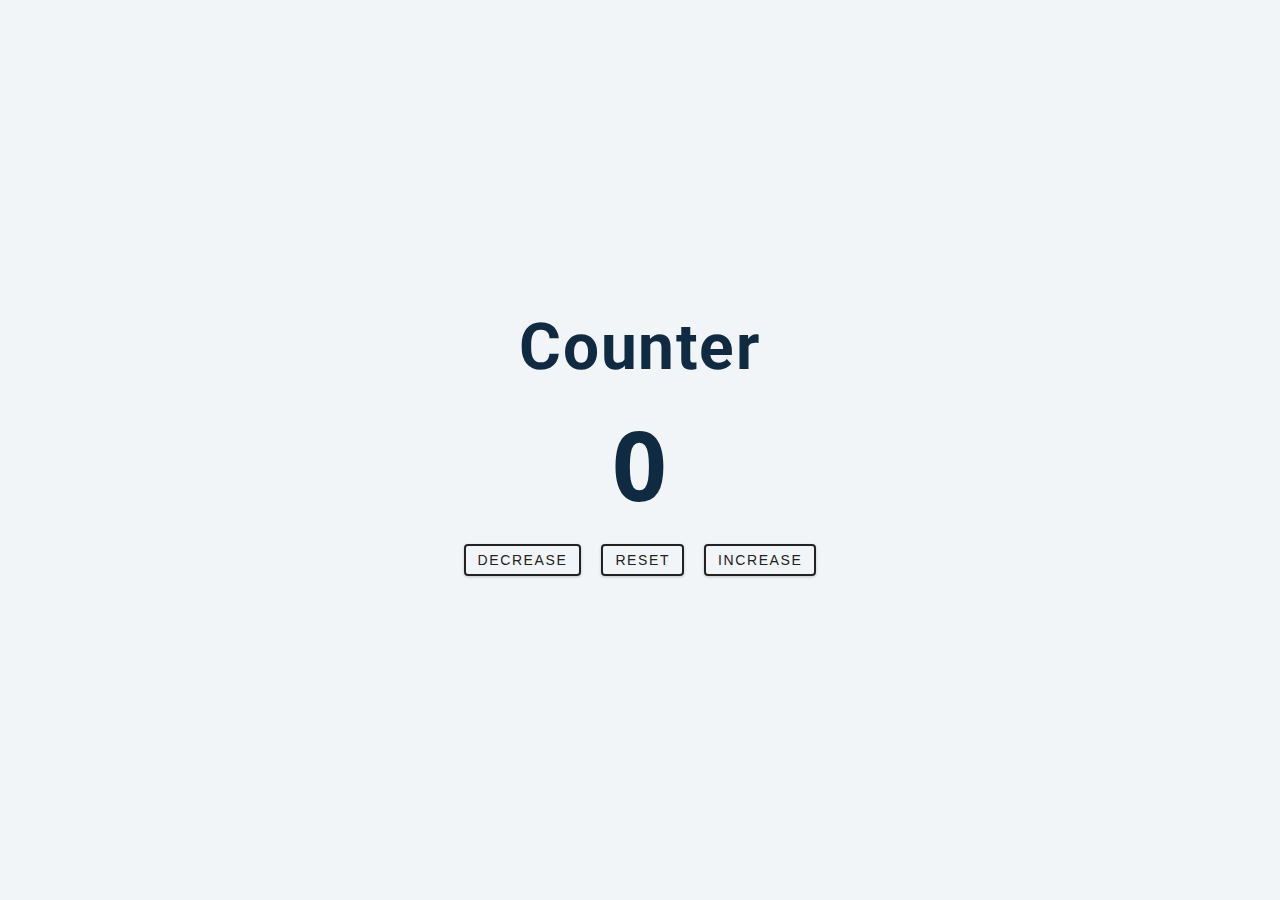
<file: Project - 2/index.html>
<!DOCTYPE html>
<html lang="en">
  <head>
    <meta charset="UTF-8" />
    <meta name="viewport" content="width=device-width, initial-scale=1.0" />
    <title>Counter</title>

    <link rel="stylesheet" href="/Project - 2/styles.css" />
  </head>
  <body>
    <main>
        <div class="container">
            <h1>Counter</h1>
            <span id="value">0</span>
            <div class="button-container">
                <button class="btn decrease">Decrease</button>
                <button class="btn reset">Reset</button>
                <button class="btn increase">Increase</button>
            </div>
        </div>
    </main>

    <script src="/Project - 2/script.js"></script>
  </body>
</html>
</file>
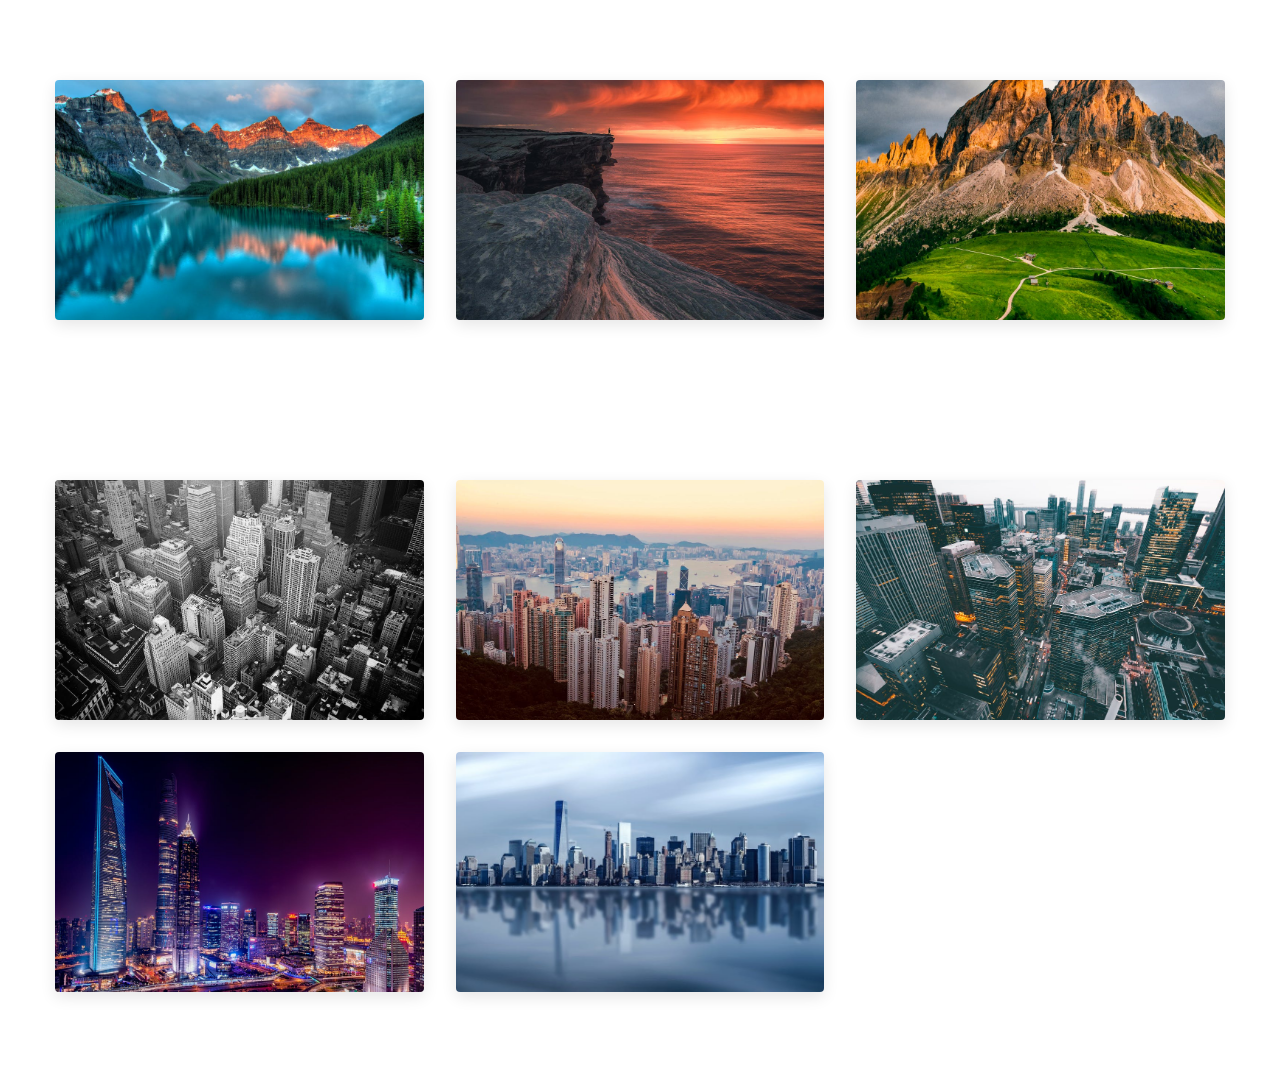
<file: Project - 21/index.html>
<!DOCTYPE html>
<html lang="en">
  <head>
    <meta charset="UTF-8" />
    <meta name="viewport" content="width=device-width, initial-scale=1.0" />
    <title>Gallery</title>
    <!-- font-awesome -->
    <link
      rel="stylesheet"
      href="https://cdnjs.cloudflare.com/ajax/libs/font-awesome/5.14.0/css/all.min.css"
    />
    <!-- styles -->
    <link rel="stylesheet" href="styles.css" />
  </head>
  <body>
    <!-- nature -->
    <section class="section nature">
      <img
        src="./images/nature-1.jpeg"
        title="nature-1"
        class="img"
        data-id="1"
        alt="nature-1"
      />
      <img
        src="./images/nature-2.jpeg"
        title="nature-2"
        class="img"
        data-id="2"
        alt="nature-2"
      />
      <img
        src="./images/nature-3.jpeg"
        title="nature-3"
        class="img"
        data-id="3"
        alt="nature-3"
      />
    </section>
    <!-- city -->
    <section class="section city">
      <img
        src="./images/city-1.jpeg"
        title="city-1"
        data-id="1"
        class="img"
        alt="city-1"
      />
      <img
        src="./images/city-2.jpeg"
        title="city-2"
        data-id="2"
        class="img"
        alt="city-2"
      />
      <img
        src="./images/city-3.jpeg"
        title="city-3"
        data-id="3"
        class="img"
        alt="city-3"
      />
      <img
        src="./images/city-4.jpeg"
        title="city-4"
        data-id="4"
        class="img"
        alt="city-4"
      />
      <img
        src="./images/city-5.jpeg"
        title="city-5"
        data-id="5"
        class="img"
        alt="city-5"
      />
    </section>

    <!-- modal -->
    <div class="modal">
      <button class="close-btn">
        <i class="fas fa-times"></i>
      </button>
      <div class="modal-content">
        <!-- prev next buttons -->
        <button class="prev-btn">
          <i class="fas fa-chevron-left"></i>
        </button>
        <button class="next-btn">
          <i class="fas fa-chevron-right"></i>
        </button>
        <!-- content -->
        <img src="./images/city-1.jpeg" class="main-img" alt="" />
        <h3 class="image-name">image name</h3>
        <div class="modal-images">
          <img
            src="./images/city-1.jpeg"
            title="city-1"
            id="1"
            class="modal-img"
            alt=""
          />
          <img
            src="./images/city-2.jpeg"
            title="city-2"
            id="2"
            class="modal-img selected"
            alt=""
          />
        </div>
      </div>
    </div>
    <script src="app-class.js"></script>
  </body>
</html>
</file>
<file: styles.css>
#project-list {
    display: grid;
    grid-template-columns: repeat(2, 1fr); 
    gap: 20px;
    padding: 120px 20px 20px;
    background-color: #f0f2f5;
    justify-items: center; 
    align-items: center; 
}


.project-item {
    width: 500px; 
    height: 400px;
    padding: 20px;
    background: linear-gradient(145deg, #ffffff, #f4f4f9); 
    border: 2px solid #ddd; 
    border-radius: 15px;
    box-shadow: 0 10px 15px rgba(0, 0, 0, 0.1); 
    color: #333;
    text-align: center;
    font-family: 'Arial', sans-serif;
    font-size: 1.1em;
    font-weight: normal;
    cursor: pointer;
    display: flex;
    flex-direction: column;
    justify-content: center;
    align-items: center;
    transition: all 0.3s ease;
}

.project-item:hover {
    background: linear-gradient(145deg, #f4f4f9, #ffffff); 
    transform: translateY(-5px); 
    box-shadow: 0 15px 20px rgba(0, 0, 0, 0.2); 
}

.project-item h3 {
    margin-bottom: 15px;
    font-size: 1.4em;
    font-weight: bold;
    color: #222;
}

.project-item p {
    font-size: 1em;
    color: #666;
    line-height: 1.4;
}
.navbar {
    display: flex;
    justify-content: space-between;
    align-items: center;
    padding: 15px 20px;
    background: rgba(51, 51, 51, 0.7); 
    backdrop-filter: blur(10px);
    color: #fff;
    border-radius: 10px; 
    box-shadow: 0 4px 12px rgba(0, 0, 0, 0.3);
    position: fixed; 
    top: 20px; 
    left: 50%;
    transform: translateX(-50%);
    width: 90%; 
    max-width: 1000px; 
    z-index: 1000;
}

/* Logo styling */
.navbar-logo h2 {
    font-size: 1.8em;
    color: #ffda79;
    margin: 0;
}

/* Navbar links styling */
.navbar-links {
    display: flex;
    list-style-type: none;
    gap: 20px;
}

/* Links styling */
.navbar-links a {
    text-decoration: none;
    color: #ffda79;
    font-size: 1.1em;
    padding: 5px 10px;
    transition: color 0.3s, background-color 0.3s;
    border-radius: 5px;
}

/* Hover effect for links */
.navbar-links a:hover {
    background-color: #ffda79;
    color: #333;
}

#backToTopBtn {
    position: fixed;
    bottom: 40px;
    right: 40px;
    width: 50px;
    height: 50px;
    background-color: #ffda79; /* Button color */
    color: #333;
    font-size: 24px;
    border: none;
    border-radius: 50%;
    box-shadow: 0 4px 8px rgba(0, 0, 0, 0.3); /* Shadow for depth */
    cursor: pointer;
    display: none; /* Initially hidden */
    transition: all 0.3s ease;
}

/* Button hover effect */
#backToTopBtn:hover {
    background-color: #ffc107; /* Darker shade on hover */
}



@media (max-width: 768px) {
    #project-list {
        grid-template-columns: 1fr;
    }
    .navbar-links {
        display: none;
    }
    .navbar-logo {
        flex: 1;
        text-align: center;
    }
}
</file>
<file: final/styles.css>
@import url('https://fonts.googleapis.com/css2?family=Kaushan+Script&display=swap');
/*
=============== 
Variables
===============
*/

:root {
  /* dark shades of primary color*/
  --clr-primary-1: hsl(21, 91%, 17%);
  --clr-primary-2: hsl(21, 84%, 25%);
  --clr-primary-3: hsl(21, 81%, 29%);
  --clr-primary-4: hsl(21, 77%, 34%);
  /* primary/main color */
  --clr-primary-5: hsl(21, 62%, 45%);
  /* lighter shades of primary color */
  --clr-primary-6: hsl(21, 57%, 50%);
  --clr-primary-7: hsl(21, 65%, 59%);
  --clr-primary-8: hsl(21, 80%, 74%);
  --clr-primary-9: hsl(21, 94%, 87%);
  --clr-primary-10: hsl(21, 100%, 94%);
  /* darkest grey - used for headings */
  --clr-grey-1: #102a42;
  --clr-grey-2: hsl(211, 39%, 23%);
  --clr-grey-3: hsl(209, 34%, 30%);
  --clr-grey-4: hsl(209, 28%, 39%);
  /* grey used for paragraphs */
  --clr-grey-5: hsl(210, 22%, 49%);
  --clr-grey-6: hsl(209, 23%, 60%);
  --clr-grey-7: hsl(211, 27%, 70%);
  --clr-grey-8: hsl(210, 31%, 80%);
  --clr-grey-9: hsl(212, 33%, 89%);
  --clr-grey-10: hsl(210, 36%, 96%);
  --clr-white: #fff;
  --clr-red-dark: hsl(360, 67%, 44%);
  --clr-red-light: hsl(360, 71%, 66%);
  --clr-green-dark: hsl(125, 67%, 44%);
  --clr-green-light: hsl(125, 71%, 66%);
  --clr-black: #222;

  --transition: all 0.3s linear;
  --spacing: 0.1rem;
  --radius: 0.25rem;
  --light-shadow: 0 5px 15px rgba(0, 0, 0, 0.1);
  --dark-shadow: 0 5px 15px rgba(0, 0, 0, 0.2);
  --max-width: 1170px;
  --fixed-width: 620px;
}
/*
=============== 
Global Styles
===============
*/

*,
::after,
::before {
  margin: 0;
  padding: 0;
  box-sizing: border-box;
}
body {
  font-family: -apple-system, BlinkMacSystemFont, 'Segoe UI', Roboto, Oxygen,
    Ubuntu, Cantarell, 'Open Sans', 'Helvetica Neue', sans-serif;
  background: var(--clr-white);
  color: var(--clr-grey-1);
  line-height: 1.5;
  font-size: 0.875rem;
}
ul {
  list-style-type: none;
}
a {
  text-decoration: none;
}
h1,
h2,
h3,
h4 {
  letter-spacing: var(--spacing);
  text-transform: capitalize;
  line-height: 1.25;
  margin-bottom: 0.75rem;
  font-weight: 400;
}
h1 {
  font-size: 3rem;
}
h2 {
  font-size: 2rem;
}
h3 {
  font-size: 1.25rem;
}
h4 {
  font-size: 0.875rem;
}
p {
  margin-bottom: 1.25rem;
  color: var(--clr-grey-5);
}
@media screen and (min-width: 800px) {
  h1 {
    font-size: 4rem;
  }
  h2 {
    font-size: 2.5rem;
  }
  h3 {
    font-size: 1.75rem;
  }
  h4 {
    font-size: 1rem;
  }
  body {
    font-size: 1rem;
  }
  h1,
  h2,
  h3,
  h4 {
    line-height: 1;
  }
}
.img {
  width: 100%;
  display: block;
}
.text-slanted {
  font-family: 'Kaushan Script', cursive;
}
.section-center {
  width: 90vw;
  max-width: var(--max-width);
  margin: 0 auto;
}
.section {
  padding: 5rem 0;
}
.btn {
  background: var(--clr-primary-5);
  color: var(--clr-white);
  border-radius: var(--radius);
  padding: 0.375rem 0.75rem;
  text-transform: uppercase;
  letter-spacing: var(--spacing);
  display: inline-block;
  transition: var(--transition);
  border-color: transparent;
  cursor: pointer;
}
.btn:hover {
  background: var(--clr-primary-7);
  color: var(--clr-black);
}
.section-loading {
  text-align: center;
  position: absolute;
  top: 2rem;
  left: 50%;
  transform: translate(-50%, -50%);
  text-align: center;
}
.page-loading {
  position: fixed;
  top: 0;
  left: 0;
  width: 100%;
  height: 100%;
  background: var(--clr-grey-10);
  display: flex;
  align-items: center;
  justify-content: center;
}
/*
=============== 
Navbar
===============
*/

.navbar {
  height: 6rem;
  background: transparent;
  display: flex;
  align-items: center;
  justify-content: center;
}

.nav-center {
  width: 90vw;
  max-width: var(--max-width);
  display: flex;
  justify-content: space-between;
  align-items: center;
}
.nav-links {
  display: none;
}
.toggle-nav {
  background: var(--clr-primary-5);
  border-color: transparent;
  color: var(--clr-white);
  width: 3.75rem;
  height: 2.25rem;
  display: flex;
  align-items: center;
  justify-content: center;
  font-size: 1.5rem;
  border-radius: 2rem;
  cursor: pointer;
  transition: var(--transition);
}
.toggle-nav:hover {
  background: var(--clr-primary-3);
}
.toggle-container {
  position: relative;
  margin-top: 0.75rem;
}
.toggle-cart {
  background: transparent;
  border-color: transparent;
  font-size: 1.6rem;
  color: var(--clr-white);
  cursor: pointer;
}
.cart-item-count {
  position: absolute;
  top: -0.85rem;
  right: -0.85rem;
  background: var(--clr-primary-5);
  width: 1.75rem;
  height: 1.75rem;
  display: grid;
  place-items: center;
  border-radius: 50%;
  color: var(--clr-white);
  font-weight: bold;
  font-size: 1rem;
}
@media screen and (min-width: 800px) {
  .nav-center {
    position: relative;
  }
  .nav-logo {
    position: absolute;
    top: 50%;
    left: 65%;
    transform: translate(-50%, -50%);
  }
  .toggle-nav {
    display: none;
  }
  .nav-links {
    display: flex;
    font-size: 1.5rem;
    text-transform: capitalize;
  }
  .nav-link {
    color: var(--clr-white);
    margin-right: 3rem;
    letter-spacing: var(--spacing);
    transition: var(--transition);
    font-size: 1.25rem;
  }
  .nav-link:hover {
    color: var(--clr-primary-5);
  }
}
@media screen and (min-width: 992px) {
  .nav-logo {
    left: 50%;
  }
}
/* page navbar */
.page .nav-link {
  color: var(--clr-grey-1);
}
.page .nav-link:hover {
  color: var(--clr-primary-5);
}
.page .toggle-cart {
  color: var(--clr-grey-1);
}
/*
=============== 
Hero
===============
*/
.hero {
  min-height: 100vh;
  margin-top: -6rem;
  background: linear-gradient(rgba(0, 0, 0, 0.5), rgba(0, 0, 0, 0.5)),
    url(./images/main-bcg.jpeg) center/cover;
  display: grid;
  place-items: center;
  color: var(--clr-white);
}
.hero-container {
  width: 90vw;
  max-width: var(--max-width);
}
.hero h1 {
  font-weight: 700;
}
.hero h3 {
  text-transform: none;
  font-size: 1.5rem;
}
.hero-btn {
  color: var(--clr-white);
  background: transparent;
  border: 1px solid var(--clr-white);
  padding: 0.5rem 0.75rem;
  display: inline-block;
  margin-top: 0.75rem;
  text-transform: uppercase;
  letter-spacing: var(--spacing);
  border-radius: var(--radius);
  transition: var(--transition);
}
.hero-btn:hover {
  background: var(--clr-white);
  color: var(--clr-primary-5);
}

@media screen and (min-width: 800px) {
  .hero h3 {
    font-size: 1.5rem;
    margin: 1rem 0;
  }
}

@media screen and (min-width: 992px) {
  .hero h1 {
    font-size: 5.25rem;
    letter-spacing: 5px;
  }
  .hero h3 {
    font-size: 2.75rem;
    margin: 1.5rem 0;
  }
}

/*
=============== 
Sidebar
===============
*/
.sidebar-overlay {
  position: fixed;
  top: 0;
  left: 0;
  width: 100%;
  height: 100%;
  display: grid;
  place-items: center;
  z-index: -1;
  transition: var(--transition);
  opacity: 0;
  background: rgba(0, 0, 0, 0.5);
}
.sidebar-overlay.show {
  opacity: 1;
  z-index: 100;
}
.sidebar {
  width: 90vw;
  height: 95vh;
  max-width: var(--fixed-width);
  background: var(--clr-white);
  border-radius: var(--radius);
  box-shadow: var(--dark-shadow);
  position: relative;
  padding: 4rem;
  transform: scale(0);
}
.show .sidebar {
  transform: scale(1);
}
.sidebar-close {
  font-size: 2rem;
  background: transparent;
  border-color: transparent;
  color: var(--clr-grey-5);
  position: absolute;
  top: 1rem;
  right: 1rem;
  cursor: pointer;
}
.sidebar-link {
  font-size: 1.5rem;
  text-transform: capitalize;
  color: var(--clr-grey-1);
}
.sidebar-link i {
  color: var(--clr-grey-5);
  margin-right: 1rem;
  margin-bottom: 1rem;
}
@media screen and (min-width: 800px) {
  .sidebar-overlay {
    display: none;
  }
}
/*
=============== 
Cart
===============
*/
.cart-overlay {
  position: fixed;
  top: 0;
  left: 0;
  width: 100%;
  height: 100%;
  background: rgba(0, 0, 0, 0.5);
  transition: var(--transition);
  opacity: 0;
  z-index: -1;
}
.cart-overlay.show {
  opacity: 1;
  z-index: 100;
}
.cart {
  position: fixed;
  top: 0;
  right: 0;
  width: 100%;
  height: 100%;
  max-width: 400px;
  background: var(--clr-grey-10);
  padding: 3rem 1rem 0 1rem;
  display: grid;
  grid-template-rows: auto 1fr auto;
  transition: var(--transition);
  transform: translateX(100%);
  overflow: scroll;
}
.show .cart {
  transform: translateX(0);
}
.cart-close {
  font-size: 2rem;
  background: transparent;
  border-color: transparent;
  color: var(--clr-grey-5);
  position: absolute;
  top: 0.5rem;
  left: 1rem;
  cursor: pointer;
}
.cart header {
  text-align: center;
}
.cart header h3 {
  font-weight: 500;
}
.cart-total {
  text-align: center;
  margin-bottom: 2rem;
  font-weight: 500;
}
.cart-checkout {
  display: block;
  width: 75%;
  margin: 0 auto;
  margin-bottom: 3rem;
}
/* cart item */
.cart-item {
  margin: 1rem 0;
  display: grid;
  grid-template-columns: auto 1fr auto;

  column-gap: 1.5rem;
  align-items: center;
}
.cart-item-img {
  width: 75px;
  height: 50px;
  object-fit: cover;
  border-radius: var(--radius);
}
.cart-item-name {
  margin-bottom: 0.15rem;
}
.cart-item-price {
  margin-bottom: 0;
  font-size: 0.75rem;
  color: var(--clr-grey-3);
}
.cart-item-remove-btn {
  background: transparent;
  border-color: transparent;
  color: var(--clr-grey-5);
  letter-spacing: var(--spacing);
  cursor: pointer;
}
.cart-item-amount {
  margin-bottom: 0;
  text-align: center;
  color: var(--clr-grey-3);
  line-height: 1;
}
.cart-item-increase-btn,
.cart-item-decrease-btn {
  background: transparent;
  border-color: transparent;
  color: var(--clr-primary-5);
  cursor: pointer;
  font-size: 0.85rem;
  padding: 0.25rem;
}
/*
=============== 
Title
===============
*/

.title h2 {
  display: flex;
  justify-content: center;
  align-items: center;
  font-weight: 500;
}
.title span {
  color: var(--clr-primary-5);
  font-size: 0.85em;
  margin-right: 1rem;
}
/*
=============== 
product
===============
*/
.product-img {
  height: 15rem;
  object-fit: cover;
  border-radius: var(--radius);
}
.product-container {
  position: relative;
}
.product-icons {
  position: absolute;
  top: 50%;
  left: 50%;
  transform: translate(-50%, -50%);
  opacity: 0;
  display: flex;
  transition: var(--transition);
}
.product-icon {
  width: 2.25rem;
  height: 2.25rem;
  background: var(--clr-primary-5);
  color: var(--clr-white);
  display: grid;
  place-items: center;
  border-radius: 50%;
  transition: var(--transition);
  cursor: pointer;
  font-size: 1rem;
  border-color: transparent;
  margin: 0 0.5rem;
}
.product-icon:hover {
  background: var(--clr-primary-7);
}
.product-container:hover .product-icons {
  opacity: 1;
}
.product footer {
  padding: 0.75rem 0;
  text-align: center;
}
.product-name {
  margin-bottom: 0.25rem;
  text-transform: capitalize;
  letter-spacing: var(--spacing);
}
.product-price {
  margin-bottom: 0;
  color: var(--clr-grey-3);
  font-weight: 700;
}

.featured-center {
  margin: 3rem auto 2rem auto;
  display: grid;
  gap: 1rem;
  min-height: 6rem;
  position: relative;
}
.featured .btn {
  display: block;
  width: 11rem;
  margin: 0 auto;
  text-align: center;
}
@media screen and (min-width: 992px) {
  .featured-center {
    display: grid;
    grid-template-columns: 1fr 1fr;
  }
}
@media screen and (min-width: 1200px) {
  .featured-center {
    display: grid;
    grid-template-columns: 1fr 1fr 1fr;
  }
  .product .img {
    height: 13rem;
  }
}
/*
=============== 
About Page
===============
*/
.about-text {
  line-height: 2;
  max-width: 45em;
  margin: 0 auto;
  margin-top: 2rem;
}

/*
=============== 
Products Page
===============
*/
.products {
  width: 90vw;
  display: grid;
  grid-gap: 1rem;
  margin: 4rem auto;
  max-width: var(--max-width);
  position: relative;
}
.filters-container {
  position: sticky;
  top: 1rem;
}
.filters h4 {
  font-weight: 500;
  margin: 1.5rem 0 0.5rem;
}

.search-input {
  padding: 0.5rem;
  background: var(--clr-grey-10);
  border-radius: var(--radius);
  border-color: transparent;
  letter-spacing: var(--spacing);
}
.search-input::placeholder {
  text-transform: capitalize;
}
.company-btn {
  display: block;
  margin: 0.25em 0;
  padding: 0.25rem;
  text-transform: capitalize;
  background: transparent;
  border-color: transparent;
  letter-spacing: var(--spacing);
  color: var(--clr-grey-5);
  cursor: pointer;
  transition: var(--transition);
}
.company-btn:hover {
  color: var(--clr-grey-3);
}
.price-filter {
  background: var(--clr-grey-5) !important;
  color: var(--clr-grey-5);
}
@media screen and (min-width: 768px) {
  .products {
    grid-template-columns: 200px 1fr;
  }
  .categories {
    position: sticky;
    top: 1rem;
  }
}
@media screen and (min-width: 992px) {
  .products-container {
    display: grid;
    grid-template-columns: repeat(2, 1fr);
    gap: 1rem;
  }
  .products-container .product-img {
    height: 10rem;
  }
  .products-container .product-name {
    font-size: 0.85rem;
  }
  .products-container .product-price {
    font-size: 0.85rem;
  }
}
@media screen and (min-width: 1170px) {
  .products-container {
    grid-template-columns: repeat(3, 1fr);
  }
}
.filter-error {
  position: absolute;
  top: 5rem;
  left: 0;
  width: 100%;
  text-align: center;
  margin-top: 4rem;
}
/*
=============== 
Single Product Page
===============
*/
.page-hero {
  min-height: 20vh;
  display: grid;
  place-items: center;
  background: var(--clr-grey-10);
  color: var(--clr-grey-5);
}
.page-hero-title {
  font-weight: 500;
}
.single-product {
  padding: 2rem 0;
}
.single-product-center {
  margin: 2rem auto;
  display: grid;
  gap: 1rem 2rem;
}
.single-product-img {
  height: 25rem;
  border-radius: var(--radius);
  object-fit: cover;
}
.single-product-company {
  font-size: 1.2rem;
  color: var(--clr-grey-8);
  text-transform: uppercase;
  letter-spacing: var(--spacing);
  margin-bottom: 1.25rem;
}
.single-product-price {
  color: var(--clr-grey-3);
  font-size: 1.25rem;
  font-weight: 500;
}

.product-color {
  display: inline-block;
  width: 1rem;
  height: 1rem;
  border-radius: 50%;
  background: #222;
  margin: 0.5rem 0.5rem 1.5rem 0;
}

.single-product-desc {
  max-width: 25em;
  line-height: 1.8;
}
@media screen and (min-width: 992px) {
  .single-product-center {
    grid-template-columns: 1fr 1fr;
  }
}
</file>
<file: Project - 10/styles.css>
/*
=============== 
Fonts
===============
*/
@import url("https://fonts.googleapis.com/css?family=Open+Sans|Roboto:400,700&display=swap");

/*
=============== 
Variables
===============
*/

:root {
  /* dark shades of primary color*/
  --clr-primary-1: hsl(205, 86%, 17%);
  --clr-primary-2: hsl(205, 77%, 27%);
  --clr-primary-3: hsl(205, 72%, 37%);
  --clr-primary-4: hsl(205, 63%, 48%);
  /* primary/main color */
  --clr-primary-5: #49a6e9;
  /* lighter shades of primary color */
  --clr-primary-6: hsl(205, 89%, 70%);
  --clr-primary-7: hsl(205, 90%, 76%);
  --clr-primary-8: hsl(205, 86%, 81%);
  --clr-primary-9: hsl(205, 90%, 88%);
  --clr-primary-10: hsl(205, 100%, 96%);
  /* darkest grey - used for headings */
  --clr-grey-1: hsl(209, 61%, 16%);
  --clr-grey-2: hsl(211, 39%, 23%);
  --clr-grey-3: hsl(209, 34%, 30%);
  --clr-grey-4: hsl(209, 28%, 39%);
  /* grey used for paragraphs */
  --clr-grey-5: hsl(210, 22%, 49%);
  --clr-grey-6: hsl(209, 23%, 60%);
  --clr-grey-7: hsl(211, 27%, 70%);
  --clr-grey-8: hsl(210, 31%, 80%);
  --clr-grey-9: hsl(212, 33%, 89%);
  --clr-grey-10: hsl(210, 36%, 96%);
  --clr-white: #fff;
  --clr-red-dark: hsl(360, 67%, 44%);
  --clr-red-light: hsl(360, 71%, 66%);
  --clr-green-dark: hsl(125, 67%, 44%);
  --clr-green-light: hsl(125, 71%, 66%);
  --clr-secondary: hsla(182, 63%, 54%);
  --clr-black: #222;
  --ff-primary: "Roboto", sans-serif;
  --ff-secondary: "Open Sans", sans-serif;
  --transition: all 0.3s linear;
  --spacing: 0.25rem;
  --radius: 0.5rem;
  --light-shadow: 0 5px 15px rgba(0, 0, 0, 0.1);
  --dark-shadow: 0 5px 15px rgba(0, 0, 0, 0.2);
  --max-width: 1170px;
  --fixed-width: 620px;
}
/*
=============== 
Global Styles
===============
*/
html {
  scroll-behavior: smooth;
}
*,
::after,
::before {
  margin: 0;
  padding: 0;
  box-sizing: border-box;
}
body {
  font-family: var(--ff-secondary);
  background: var(--clr-grey-10);
  color: var(--clr-grey-1);
  line-height: 1.5;
  font-size: 0.875rem;
}
ul {
  list-style-type: none;
}
a {
  text-decoration: none;
}
img:not(.logo) {
  width: 100%;
}
img {
  display: block;
}

h1,
h2,
h3,
h4 {
  letter-spacing: var(--spacing);
  text-transform: capitalize;
  line-height: 1.25;
  margin-bottom: 0.75rem;
  font-family: var(--ff-primary);
}
h1 {
  font-size: 3rem;
}
h2 {
  font-size: 2rem;
}
h3 {
  font-size: 1.25rem;
}
h4 {
  font-size: 0.875rem;
}
p {
  margin-bottom: 1.25rem;
  color: var(--clr-grey-5);
}
@media screen and (min-width: 800px) {
  h1 {
    font-size: 4rem;
  }
  h2 {
    font-size: 2.5rem;
  }
  h3 {
    font-size: 1.75rem;
  }
  h4 {
    font-size: 1rem;
  }
  body {
    font-size: 1rem;
  }
  h1,
  h2,
  h3,
  h4 {
    line-height: 1;
  }
}
/*  global classes */

.btn {
  text-transform: uppercase;
  background: transparent;
  color: var(--clr-black);
  padding: 0.375rem 0.75rem;
  letter-spacing: var(--spacing);
  display: inline-block;
  transition: var(--transition);
  font-size: 0.875rem;
  border: 2px solid var(--clr-black);
  cursor: pointer;
  box-shadow: 0 1px 3px rgba(0, 0, 0, 0.2);
  border-radius: var(--radius);
}
.btn:hover {
  color: var(--clr-white);
  background: var(--clr-black);
}
.btn-white {
  color: var(--clr-white);
  border-color: var(--clr-white);
  border-radius: 0;
  padding: 0.5rem 1rem;
}
.btn:hover {
  background: var(--clr-white);
  color: var(--clr-secondary);
}
/* section */
.section {
  padding-bottom: 5rem;
}

.section-center {
  width: 90vw;
  margin: 0 auto;
  max-width: 1170px;
}
@media screen and (min-width: 992px) {
  .section-center {
    width: 95vw;
  }
}
main {
  min-height: 100vh;
  display: grid;
  place-items: center;
}
/*
=============== 
Scroll
===============
*/
/* navbar */
nav {
  background: var(--clr-white);
  padding: 1rem 1.5rem;
}
/* fixed nav */
.fixed-nav {
  position: fixed;
  top: 0;
  left: 0;
  width: 100%;
  background: var(--clr-white);
  box-shadow: var(--light-shadow);
}
.fixed-nav .links a {
  color: var(--clr-grey-1);
}
.fixed-nav .links a:hover {
  color: var(--clr-secondary);
}
/* .fixed-nav .links-container {
  height: auto !important;
} */
.nav-header {
  display: flex;
  align-items: center;
  justify-content: space-between;
}
.nav-toggle {
  font-size: 1.5rem;
  color: var(--clr-grey-1);
  background: transparent;
  border-color: transparent;
  transition: var(--transition);
  cursor: pointer;
}
.nav-toggle:hover {
  color: var(--clr-secondary);
}
.logo {
  height: 50px;
}
.links-container {
  height: 0;
  overflow: hidden;
  transition: var(--transition);
}
.show-links {
  height: 200px;
}
.links a {
  background: var(--clr-white);
  color: var(--clr-grey-5);
  font-size: 1.1rem;
  text-transform: capitalize;
  letter-spacing: var(--spacing);
  display: block;
  transition: var(--transition);
  font-weight: bold;
  padding: 0.75rem 0;
}
.links a:hover {
  color: var(--clr-grey-1);
}
@media screen and (min-width: 800px) {
  nav {
    background: transparent;
  }
  .nav-center {
    width: 90vw;
    max-width: 1170px;
    margin: 0 auto;
    display: flex;
    align-items: center;
    justify-content: space-between;
  }
  .nav-header {
    padding: 0;
  }
  .nav-toggle {
    display: none;
  }
  .links-container {
    height: auto !important;
  }
  .links {
    display: flex;
  }
  .links a {
    background: transparent;
    color: var(--clr-white);
    font-size: 1.1rem;
    text-transform: capitalize;
    letter-spacing: var(--spacing);
    display: block;
    transition: var(--transition);
    margin: 0 1rem;
    font-weight: bold;
    padding: 0;
  }
  .links a:hover {
    color: var(--clr-white);
  }
}
/* hero */
header {
  min-height: 100vh;
  background: linear-gradient(rgba(63, 208, 212, 0.5), rgba(0, 0, 0, 0.7)),
    url(./hero-bcg.jpeg) center/cover no-repeat;
}
.banner {
  min-height: 100vh;
  display: grid;
  place-items: center;
  text-align: center;
}
.container h1 {
  color: var(--clr-white);
  text-transform: uppercase;
}
.container p {
  color: var(--clr-white);
  max-width: 25rem;
  margin: 0 auto;
  margin-bottom: 1.25rem;
}
@media screen and (min-width: 768px) {
  .container p {
    max-width: 40rem;
  }
}
/* sections and title */
.title h2 {
  text-align: center;
  text-transform: uppercase;
}
.title span {
  color: var(--clr-secondary);
}
#about,
#services,
#tours {
  height: 80vh;
}
#services {
  background: var(--clr-white);
}
footer {
  background: var(--clr-grey-1);
  padding: 5rem 1rem;
}
footer p {
  color: var(--clr-white);
  text-align: center;
  text-transform: capitalize;
  letter-spacing: var(--spacing);
  margin-bottom: 0;
}

.top-link {
  font-size: 1.25rem;
  position: fixed;
  bottom: 3rem;
  right: 3rem;
  background: var(--clr-secondary);
  width: 2rem;
  height: 2rem;
  display: grid;
  place-items: center;
  border-radius: var(--radius);
  color: var(--clr-white);
  animation: bounce 2s ease-in-out infinite;
  visibility: hidden;
  z-index: -100;
}
.show-link {
  visibility: visible;
  z-index: 100;
}

@keyframes bounce {
  0% {
    transform: scale(1);
  }
  50% {
    transform: scale(1.5);
  }
  100% {
    transform: scale(1);
  }
}
</file>
<file: project - 11/style.css>
html {
    scroll-behavior: smooth;
    box-sizing: border-box;
  }
  
  *,
  *:before,
  *:after {
    box-sizing: inherit;
  }
  
  body {
    font-family: "Poppins", sans-serif;
    padding: 40px;
    background: linear-gradient(135deg, #f8fafc, #e0e7ff);
    color: #333;
    align-items: center;
    min-height: 100vh;
    margin: 0;
  }
  
  h1 {
    text-align: center;
    color: #2f80ed;
    font-size: 36px;
    margin-bottom: 25px;
    font-weight: 600;
    letter-spacing: 1px;
  }
  
  input,
  button {
    padding: 14px;
    margin: 5px;
    font-size: 16px;
    border-radius: 8px;
    border: 1px solid #ddd;
    width: 100%;
    box-sizing: border-box;
    transition: all 0.3s ease;
  }
  
  input {
    background-color: #f7f9fc;
    border: 1px solid #ccd5ff;
  }
  
  input:focus {
    outline: none;
    border-color: #2f80ed;
    box-shadow: 0 0 10px rgba(47, 128, 237, 0.4);
  }
  
  button {
    background: linear-gradient(135deg, #2f80ed, #56ccf2);
    color: white;
    border: none;
    cursor: pointer;
    box-shadow: 0 6px 10px rgba(0, 0, 0, 0.1);
    transition: background 0.4s ease, transform 0.2s ease;
  }
  
  button:hover {
    background: linear-gradient(135deg, #1c6cd7, #42a3eb);
    transform: translateY(-3px);
  }
  
  button:disabled {
    background: #ccc;
    cursor: not-allowed;
  }
  
  .form-group {
    margin-bottom: 20px;
  }
  
  table {
    width: 100%;
    border-collapse: collapse;
    margin-top: 20px;
    border-radius: 12px;
    box-shadow: 0 4px 20px rgba(0, 0, 0, 0.1);
    background-color: white;
    overflow: hidden;
  }
  
  th,
  td {
    padding: 24px;
    text-align: left;
    border-bottom: 1px solid #eee;
    font-size: 15px;
  }
  
  th {
    background-color: #2f80ed;
    color: white;
    font-weight: 600;
    text-transform: uppercase;
  }
  
  td {
    font-size: 14px;
    color: #4f4f4f;
  }
  
  tr:hover {
    background-color: #f3f7ff;
    transition: background 0.3s ease;
  }
  
  .actions button {
    background-color: #eb5757;
    color: white;
    border: none;
    padding: 10px 15px;
    cursor: pointer;
    border-radius: 8px;
    transition: background 0.3s ease, transform 0.2s ease;
  }
  
  .actions button:hover {
    background-color: #d13a3a;
    transform: translateY(-3px);
  }
  
  #search {
    width: 100%;
    padding: 12px;
    border: 1px solid #ccd5ff;
    border-radius: 8px;
    margin-bottom: 20px;
    background-color: #f7f9fc;
    box-shadow: 0 2px 5px rgba(0, 0, 0, 0.05);
    transition: border-color 0.3s ease, box-shadow 0.3s ease;
  }
  
  #search:focus {
    border-color: #2f80ed;
    box-shadow: 0 0 10px rgba(47, 128, 237, 0.3);
  }
  
  @media (max-width: 768px) {
    body {
      padding: 15px;
    }
  
    h1 {
      font-size: 28px;
      margin-bottom: 20px;
    }
  
    input,
    button {
      padding: 12px;
      font-size: 14px;
    }
  
    th,
    td {
      padding: 12px;
    }
  }
  
  @media (max-width: 576px) {
    table {
      display: block;
      overflow-x: auto;
    }
  
    th,
    td {
      white-space: nowrap;
    }
  
    h1 {
      font-size: 24px;
    }
  
    button {
      padding: 10px;
    }
  }
</file>
<file: Project - 12/styles.css>
/*
=============== 
Fonts
===============
*/
@import url("https://fonts.googleapis.com/css?family=Open+Sans|Roboto:400,700&display=swap");

/*
=============== 
Variables
===============
*/

:root {
  /* dark shades of primary color*/
  --clr-primary-1: hsl(205, 86%, 17%);
  --clr-primary-2: hsl(205, 77%, 27%);
  --clr-primary-3: hsl(205, 72%, 37%);
  --clr-primary-4: hsl(205, 63%, 48%);
  /* primary/main color */
  --clr-primary-5: #49a6e9;
  /* lighter shades of primary color */
  --clr-primary-6: hsl(205, 89%, 70%);
  --clr-primary-7: hsl(205, 90%, 76%);
  --clr-primary-8: hsl(205, 86%, 81%);
  --clr-primary-9: hsl(205, 90%, 88%);
  --clr-primary-10: hsl(205, 100%, 96%);
  /* darkest grey - used for headings */
  --clr-grey-1: hsl(209, 61%, 16%);
  --clr-grey-2: hsl(211, 39%, 23%);
  --clr-grey-3: hsl(209, 34%, 30%);
  --clr-grey-4: hsl(209, 28%, 39%);
  /* grey used for paragraphs */
  --clr-grey-5: hsl(210, 22%, 49%);
  --clr-grey-6: hsl(209, 23%, 60%);
  --clr-grey-7: hsl(211, 27%, 70%);
  --clr-grey-8: hsl(210, 31%, 80%);
  --clr-grey-9: hsl(212, 33%, 89%);
  --clr-grey-10: hsl(210, 36%, 96%);
  --clr-white: #fff;
  --clr-red-dark: hsl(360, 67%, 44%);
  --clr-red-light: hsl(360, 71%, 66%);
  --clr-green-dark: hsl(125, 67%, 44%);
  --clr-green-light: hsl(125, 71%, 66%);
  --clr-black: #222;
  --clr-gold: #c59d5f;
  --ff-primary: "Roboto", sans-serif;
  --ff-secondary: "Open Sans", sans-serif;
  --transition: all 0.3s linear;
  --spacing: 0.25rem;
  --radius: 0.5rem;
  --light-shadow: 0 5px 15px rgba(0, 0, 0, 0.1);
  --dark-shadow: 0 5px 15px rgba(0, 0, 0, 0.2);
  --max-width: 1170px;
  --fixed-width: 620px;
}
/*
=============== 
Global Styles
===============
*/

*,
::after,
::before {
  margin: 0;
  padding: 0;
  box-sizing: border-box;
}
body {
  font-family: var(--ff-secondary);
  background: var(--clr-grey-10);
  color: var(--clr-grey-1);
  line-height: 1.5;
  font-size: 0.875rem;
}
ul {
  list-style-type: none;
}
a {
  text-decoration: none;
}
img:not(.logo) {
  width: 100%;
}
img {
  display: block;
}

h1,
h2,
h3,
h4 {
  letter-spacing: var(--spacing);
  text-transform: capitalize;
  line-height: 1.25;
  margin-bottom: 0.75rem;
  font-family: var(--ff-primary);
}
h1 {
  font-size: 3rem;
}
h2 {
  font-size: 2rem;
}
h3 {
  font-size: 1.25rem;
}
h4 {
  font-size: 0.875rem;
}
p {
  margin-bottom: 1.25rem;
  color: var(--clr-grey-5);
}
@media screen and (min-width: 800px) {
  h1 {
    font-size: 4rem;
  }
  h2 {
    font-size: 2.5rem;
  }
  h3 {
    font-size: 1.75rem;
  }
  h4 {
    font-size: 1rem;
  }
  body {
    font-size: 1rem;
  }
  h1,
  h2,
  h3,
  h4 {
    line-height: 1;
  }
}
/*  global classes */

.btn {
  text-transform: uppercase;
  background: transparent;
  color: var(--clr-black);
  padding: 0.375rem 0.75rem;
  letter-spacing: var(--spacing);
  display: inline-block;
  transition: var(--transition);
  font-size: 0.875rem;
  border: 2px solid var(--clr-black);
  cursor: pointer;
  box-shadow: 0 1px 3px rgba(0, 0, 0, 0.2);
  border-radius: var(--radius);
}
.btn:hover {
  color: var(--clr-white);
  background: var(--clr-black);
}
/* section */
.section {
  padding: 5rem 0;
}

.section-center {
  width: 90vw;
  margin: 5rem auto;
  max-width: 1170px;
}

main {
  min-height: 100vh;
  display: grid;
  place-items: center;
}
/*
=============== 
Countdown Timer
===============
*/
.gift-img {
  margin-bottom: 2rem;
}
.gift-info h3 {
  text-transform: uppercase;
  color: var(--clr-primary-3);
}
.gift-info p {
  color: var(--clr-grey-6);
}
.date {
  color: var(--clr-grey-5);
  font-size: 0.85rem;
}
@media screen and (min-width: 992px) {
  .section-center {
    display: grid;
    grid-template-columns: 1fr 1fr;
    place-items: center;
    gap: 3rem;
    width: 95vw;
  }
  .gift-img {
    margin-bottom: 0;
  }
}
.gift-info p {
  margin: 2rem 0;
}
.deadline {
  display: flex;
}
.deadline-format {
  background: var(--clr-grey-1);
  color: var(--clr-white);
  margin-right: 1rem;
  width: 5rem;
  height: 5rem;
  display: grid;
  place-items: center;
  text-align: center;
}
.deadline-format span {
  display: block;
  text-transform: uppercase;
  letter-spacing: 2px;
  font-size: 0.85rem;
}
.deadline h4:not(.expired) {
  font-size: 2rem;
  margin-bottom: 0.25rem;
  letter-spacing: var(--spacing);
}
</file>
<file: Project - 13/styles.css>
/*
=============== 
Fonts
===============
*/
@import url("https://fonts.googleapis.com/css?family=Open+Sans|Roboto:400,700&display=swap");

/*
=============== 
Variables
===============
*/

:root {
  /* dark shades of primary color*/
  --clr-primary-1: hsl(205, 86%, 17%);
  --clr-primary-2: hsl(205, 77%, 27%);
  --clr-primary-3: hsl(205, 72%, 37%);
  --clr-primary-4: hsl(205, 63%, 48%);
  /* primary/main color */
  --clr-primary-5: #49a6e9;
  /* lighter shades of primary color */
  --clr-primary-6: hsl(205, 89%, 70%);
  --clr-primary-7: hsl(205, 90%, 76%);
  --clr-primary-8: hsl(205, 86%, 81%);
  --clr-primary-9: hsl(205, 90%, 88%);
  --clr-primary-10: hsl(205, 100%, 96%);
  /* darkest grey - used for headings */
  --clr-grey-1: hsl(209, 61%, 16%);
  --clr-grey-2: hsl(211, 39%, 23%);
  --clr-grey-3: hsl(209, 34%, 30%);
  --clr-grey-4: hsl(209, 28%, 39%);
  /* grey used for paragraphs */
  --clr-grey-5: hsl(210, 22%, 49%);
  --clr-grey-6: hsl(209, 23%, 60%);
  --clr-grey-7: hsl(211, 27%, 70%);
  --clr-grey-8: hsl(210, 31%, 80%);
  --clr-grey-9: hsl(212, 33%, 89%);
  --clr-grey-10: hsl(210, 36%, 96%);
  --clr-white: #fff;
  --clr-red-dark: hsl(360, 67%, 44%);
  --clr-red-light: hsl(360, 71%, 66%);
  --clr-green-dark: hsl(125, 67%, 44%);
  --clr-green-light: hsl(125, 71%, 66%);
  --clr-black: #222;
  --ff-primary: "Roboto", sans-serif;
  --ff-secondary: "Open Sans", sans-serif;
  --transition: all 0.3s linear;
  --spacing: 0.25rem;
  --radius: 0.5rem;
  --light-shadow: 0 5px 15px rgba(0, 0, 0, 0.1);
  --dark-shadow: 0 5px 15px rgba(0, 0, 0, 0.2);
  --max-width: 1170px;
  --fixed-width: 620px;
}
/*
=============== 
Global Styles
===============
*/

*,
::after,
::before {
  margin: 0;
  padding: 0;
  box-sizing: border-box;
}
body {
  font-family: var(--ff-secondary);
  background: var(--clr-grey-10);
  color: var(--clr-grey-1);
  line-height: 1.5;
  font-size: 0.875rem;
}
ul {
  list-style-type: none;
}
a {
  text-decoration: none;
}
img:not(.logo) {
  width: 100%;
}
img {
  display: block;
}

h1,
h2,
h3,
h4 {
  letter-spacing: var(--spacing);
  text-transform: capitalize;
  line-height: 1.25;
  margin-bottom: 0.75rem;
  font-family: var(--ff-primary);
}
h1 {
  font-size: 3rem;
}
h2 {
  font-size: 2rem;
}
h3 {
  font-size: 1.25rem;
}
h4 {
  font-size: 0.875rem;
}
p {
  margin-bottom: 1.25rem;
  color: var(--clr-grey-5);
}
@media screen and (min-width: 800px) {
  h1 {
    font-size: 4rem;
  }
  h2 {
    font-size: 2.5rem;
  }
  h3 {
    font-size: 1.75rem;
  }
  h4 {
    font-size: 1rem;
  }
  body {
    font-size: 1rem;
  }
  h1,
  h2,
  h3,
  h4 {
    line-height: 1;
  }
}
/*  global classes */

.btn {
  text-transform: uppercase;
  background: var(--clr-primary-5);
  color: var(--clr-primary-1);
  padding: 0.375rem 0.75rem;
  letter-spacing: 1px;
  display: inline-block;
  transition: var(--transition);
  font-size: 0.875rem;
  border: 2px solid var(--clr-primary-5);
  cursor: pointer;
  box-shadow: 0 1px 3px rgba(0, 0, 0, 0.2);
  border-radius: var(--radius);
}
.btn:hover {
  color: var(--clr-primary-5);
  background: var(--clr-primary-8);
  border-color: var(--clr-primary-8);
}
/* section */
.section {
  padding: 5rem 0;
}

.section-center {
  width: 90vw;
  margin: 0 auto;
  max-width: 40rem;
  margin-top: 5rem;
  text-align: center;
}
@media screen and (min-width: 992px) {
  .section-center {
    width: 95vw;
  }
}
main {
  min-height: 100vh;
  display: grid;
  place-items: center;
}
/*
=============== 
Lorem Ipsum
===============
*/
h3 {
  text-transform: uppercase;
  color: var(--clr-primary-1);
}
.lorem-form {
  text-transform: capitalize;
  letter-spacing: var(--spacing);
  margin-top: 2rem;
  margin-bottom: 4rem;
  display: flex;
  justify-content: center;
  align-items: center;
}
label {
  font-size: 1.25rem;
  color: var(--clr-primary-1);
}
input {
  padding: 0.25rem 0.5rem;

  width: 4rem;
  border-radius: var(--radius);
  border: none;
  margin: 0 0.5rem;
  font-size: 1.25rem;
}
button {
  background: var(--clr-primary-10);
}
.result {
  margin-bottom: 2rem;
}
</file>
<file: Project - 14/styles.css>
/*
=============== 
Fonts
===============
*/
@import url("https://fonts.googleapis.com/css?family=Open+Sans|Roboto:400,700&display=swap");

/*
=============== 
Variables
===============
*/

:root {
  /* dark shades of primary color*/
  --clr-primary-1: hsl(205, 86%, 17%);
  --clr-primary-2: hsl(205, 77%, 27%);
  --clr-primary-3: hsl(205, 72%, 37%);
  --clr-primary-4: hsl(205, 63%, 48%);
  /* primary/main color */
  --clr-primary-5: #49a6e9;
  /* lighter shades of primary color */
  --clr-primary-6: hsl(205, 89%, 70%);
  --clr-primary-7: hsl(205, 90%, 76%);
  --clr-primary-8: hsl(205, 86%, 81%);
  --clr-primary-9: hsl(205, 90%, 88%);
  --clr-primary-10: hsl(205, 100%, 96%);
  /* darkest grey - used for headings */
  --clr-grey-1: hsl(209, 61%, 16%);
  --clr-grey-2: hsl(211, 39%, 23%);
  --clr-grey-3: hsl(209, 34%, 30%);
  --clr-grey-4: hsl(209, 28%, 39%);
  /* grey used for paragraphs */
  --clr-grey-5: hsl(210, 22%, 49%);
  --clr-grey-6: hsl(209, 23%, 60%);
  --clr-grey-7: hsl(211, 27%, 70%);
  --clr-grey-8: hsl(210, 31%, 80%);
  --clr-grey-9: hsl(212, 33%, 89%);
  --clr-grey-10: hsl(210, 36%, 96%);
  --clr-white: #fff;
  --clr-red-dark: hsl(360, 67%, 44%);
  --clr-red-light: hsl(360, 71%, 66%);
  --clr-green-dark: hsl(125, 67%, 44%);
  --clr-green-light: hsl(125, 71%, 66%);
  --clr-black: #222;
  --ff-primary: "Roboto", sans-serif;
  --ff-secondary: "Open Sans", sans-serif;
  --transition: all 0.3s linear;
  --spacing: 0.25rem;
  --radius: 0.5rem;
  --light-shadow: 0 5px 15px rgba(0, 0, 0, 0.1);
  --dark-shadow: 0 5px 15px rgba(0, 0, 0, 0.2);
  --max-width: 1170px;
  --fixed-width: 620px;
}
/*
=============== 
Global Styles
===============
*/

*,
::after,
::before {
  margin: 0;
  padding: 0;
  box-sizing: border-box;
}
body {
  font-family: var(--ff-secondary);
  background: var(--clr-grey-10);
  color: var(--clr-grey-1);
  line-height: 1.5;
  font-size: 0.875rem;
}
ul {
  list-style-type: none;
}
a {
  text-decoration: none;
}
img:not(.logo) {
  width: 100%;
}
img {
  display: block;
}

h1,
h2,
h3,
h4 {
  letter-spacing: var(--spacing);
  text-transform: capitalize;
  line-height: 1.25;
  margin-bottom: 0.75rem;
  font-family: var(--ff-primary);
}
h1 {
  font-size: 3rem;
}
h2 {
  font-size: 2rem;
}
h3 {
  font-size: 1.25rem;
}
h4 {
  font-size: 0.875rem;
}
p {
  margin-bottom: 1.25rem;
  color: var(--clr-grey-5);
}
@media screen and (min-width: 800px) {
  h1 {
    font-size: 4rem;
  }
  h2 {
    font-size: 2.5rem;
  }
  h3 {
    font-size: 1.75rem;
  }
  h4 {
    font-size: 1rem;
  }
  body {
    font-size: 1rem;
  }
  h1,
  h2,
  h3,
  h4 {
    line-height: 1;
  }
}
/*  global classes */

.btn {
  text-transform: uppercase;
  background: transparent;
  color: var(--clr-black);
  padding: 0.375rem 0.75rem;
  letter-spacing: var(--spacing);
  display: inline-block;
  transition: var(--transition);
  font-size: 0.875rem;
  border: 2px solid var(--clr-black);
  cursor: pointer;
  box-shadow: 0 1px 3px rgba(0, 0, 0, 0.2);
  border-radius: var(--radius);
}
.btn:hover {
  color: var(--clr-white);
  background: var(--clr-black);
}
/* section */
.section {
  padding: 5rem 0;
}

.section-center {
  width: 90vw;
  margin: 0 auto;
  max-width: 35rem;
  margin-top: 8rem;
}
@media screen and (min-width: 992px) {
  .section-center {
    width: 95vw;
  }
}
main {
  min-height: 100vh;
  display: grid;
  place-items: center;
}
/*
=============== 
Grocery List
===============
*/
.section-center {
  background: var(--clr-white);
  border-radius: var(--radius);
  box-shadow: var(--light-shadow);
  transition: var(--transition);
  padding: 2rem;
}
.section-center:hover {
  box-shadow: var(--dark-shadow);
}
.alert {
  margin-bottom: 1rem;
  height: 1.25rem;
  display: grid;
  align-items: center;
  text-align: center;
  font-size: 0.7rem;
  border-radius: 0.25rem;
  letter-spacing: var(--spacing);
  text-transform: capitalize;
}
.alert-danger {
  color: #721c24;
  background: #f8d7da;
}
.alert-success {
  color: #155724;
  background: #d4edda;
}
.grocery-form h3 {
  color: var(--clr-primary-1);
  margin-bottom: 1.5rem;
  text-align: center;
}
.form-control {
  display: flex;
  justify-content: center;
}
#grocery {
  padding: 0.25rem;
  padding-left: 1rem;
  background: var(--clr-grey-10);
  border-top-left-radius: var(--radius);
  border-bottom-left-radius: var(--radius);
  border-color: transparent;
  font-size: 1rem;
  flex: 1 0 auto;
  color: var(--clr-grey-5);
}
#grocery::placeholder {
  font-family: var(--ff-secondary);
  color: var(--clr-grey-5);
}
.submit-btn {
  background: var(--clr-primary-8);
  border-color: transparent;
  flex: 0 0 5rem;
  display: grid;
  align-items: center;
  padding: 0.25rem;
  text-transform: capitalize;
  letter-spacing: 2px;
  border-top-right-radius: var(--radius);
  border-bottom-right-radius: var(--radius);
  cursor: pointer;
  content: var(--clr-primary-5);
  transition: var(--transition);
  font-size: 0.85rem;
}
.submit-btn:hover {
  background: var(--clr-primary-5);
  color: var(--clr-white);
}

.grocery-container {
  margin-top: 2rem;
  transition: var(--transition);
  visibility: hidden;
}
.show-container {
  visibility: visible;
}
.grocery-item {
  display: flex;
  align-items: center;
  justify-content: space-between;
  margin-bottom: 0.5rem;
  transition: var(--transition);
  padding: 0.25rem 1rem;
  border-radius: var(--radius);
  text-transform: capitalize;
}
.grocery-item:hover {
  color: var(--clr-grey-5);
  background: var(--clr-grey-10);
}
.grocery-item:hover .title {
  color: var(--clr-grey-5);
}
.title {
  margin-bottom: 0;
  color: var(--clr-grey-1);
  letter-spacing: 2px;
  transition: var(--transition);
}
.edit-btn,
.delete-btn {
  background: transparent;
  border-color: transparent;
  cursor: pointer;
  font-size: 0.7rem;
  margin: 0 0.15rem;
  transition: var(--transition);
}
.edit-btn {
  color: var(--clr-green-light);
}
.edit-btn:hover {
  color: var(--clr-green-dark);
}
.delete-btn {
  color: var(--clr-red-light);
}
.delete-btn:hover {
  color: var(--clr-red-dark);
}
.clear-btn {
  text-transform: capitalize;
  width: 10rem;
  height: 1.5rem;
  display: grid;
  align-items: center;
  background: transparent;
  border-color: transparent;
  color: var(--clr-red-light);
  margin: 0 auto;
  font-size: 0.85rem;
  letter-spacing: var(--spacing);
  cursor: pointer;
  transition: var(--transition);
  margin-top: 1.25rem;
}
.clear-btn:hover {
  color: var(--clr-red-dark);
}
</file>
<file: Project - 15/styles.css>
/*
=============== 
Fonts
===============
*/
@import url("https://fonts.googleapis.com/css?family=Open+Sans|Roboto:400,700&display=swap");

/*
=============== 
Variables
===============
*/

:root {
  /* dark shades of primary color*/
  --clr-primary-1: hsl(205, 86%, 17%);
  --clr-primary-2: hsl(205, 77%, 27%);
  --clr-primary-3: hsl(205, 72%, 37%);
  --clr-primary-4: hsl(205, 63%, 48%);
  /* primary/main color */
  --clr-primary-5: #49a6e9;
  /* lighter shades of primary color */
  --clr-primary-6: hsl(205, 89%, 70%);
  --clr-primary-7: hsl(205, 90%, 76%);
  --clr-primary-8: hsl(205, 86%, 81%);
  --clr-primary-9: hsl(205, 90%, 88%);
  --clr-primary-10: hsl(205, 100%, 96%);
  /* darkest grey - used for headings */
  --clr-grey-1: hsl(209, 61%, 16%);
  --clr-grey-2: hsl(211, 39%, 23%);
  --clr-grey-3: hsl(209, 34%, 30%);
  --clr-grey-4: hsl(209, 28%, 39%);
  /* grey used for paragraphs */
  --clr-grey-5: hsl(210, 22%, 49%);
  --clr-grey-6: hsl(209, 23%, 60%);
  --clr-grey-7: hsl(211, 27%, 70%);
  --clr-grey-8: hsl(210, 31%, 80%);
  --clr-grey-9: hsl(212, 33%, 89%);
  --clr-grey-10: hsl(210, 36%, 96%);
  --clr-white: #fff;
  --clr-red-dark: hsl(360, 67%, 44%);
  --clr-red-light: hsl(360, 71%, 66%);
  --clr-green-dark: hsl(125, 67%, 44%);
  --clr-green-light: hsl(125, 71%, 66%);
  --clr-black: #222;
  --ff-primary: "Roboto", sans-serif;
  --ff-secondary: "Open Sans", sans-serif;
  --transition: all 0.3s linear;
  --spacing: 0.25rem;
  --radius: 0.5rem;
  --light-shadow: 0 5px 15px rgba(0, 0, 0, 0.1);
  --dark-shadow: 0 5px 15px rgba(0, 0, 0, 0.2);
  --max-width: 1170px;
  --fixed-width: 620px;
}
/*
=============== 
Global Styles
===============
*/

*,
::after,
::before {
  margin: 0;
  padding: 0;
  box-sizing: border-box;
}
body {
  font-family: var(--ff-secondary);
  background: var(--clr-grey-10);
  color: var(--clr-grey-1);
  line-height: 1.5;
  font-size: 0.875rem;
}
ul {
  list-style-type: none;
}
a {
  text-decoration: none;
}
img:not(.person-img) {
  width: 100%;
}
img {
  display: block;
}

h1,
h2,
h3,
h4 {
  letter-spacing: var(--spacing);
  text-transform: capitalize;
  line-height: 1.25;
  margin-bottom: 0.75rem;
  font-family: var(--ff-primary);
}
h1 {
  font-size: 3rem;
}
h2 {
  font-size: 2rem;
}
h3 {
  font-size: 1.25rem;
}
h4 {
  font-size: 0.875rem;
}
p {
  margin-bottom: 1.25rem;
  color: var(--clr-grey-5);
}
@media screen and (min-width: 800px) {
  h1 {
    font-size: 4rem;
  }
  h2 {
    font-size: 2.5rem;
  }
  h3 {
    font-size: 1.75rem;
  }
  h4 {
    font-size: 1rem;
  }
  body {
    font-size: 1rem;
  }
  h1,
  h2,
  h3,
  h4 {
    line-height: 1;
  }
}
/*  global classes */

.btn {
  text-transform: uppercase;
  background: transparent;
  color: var(--clr-black);
  padding: 0.375rem 0.75rem;
  letter-spacing: var(--spacing);
  display: inline-block;
  transition: var(--transition);
  font-size: 0.875rem;
  border: 2px solid var(--clr-black);
  cursor: pointer;
  box-shadow: 0 1px 3px rgba(0, 0, 0, 0.2);
  border-radius: var(--radius);
}
.btn:hover {
  color: var(--clr-white);
  background: var(--clr-black);
}
/* section */
.section {
  padding: 5rem 0;
}

.section-center {
  width: 90vw;
  margin: 0 auto;
  max-width: 1170px;
}
@media screen and (min-width: 992px) {
  .section-center {
    width: 95vw;
  }
}
main {
  min-height: 100vh;
  display: grid;
  place-items: center;
}
/*
=============== 
Slider
===============
*/

.slider-container {
  border: 5px solid var(--clr-primary-5);
  width: 80vw;
  margin: 0 auto;
  height: 40vh;
  max-width: 80rem;
  position: relative;
  border-radius: 0.5rem;
  overflow: hidden;
  margin-top: 4rem;
}
.slide {
  position: absolute;
  width: 100%;
  height: 100%;
  background: var(--clr-primary-9);
  color: var(--clr-white);
  display: grid;
  place-items: center;
  transition: all 0.25s ease-in-out;
  text-align: center;
}
.slide-img {
  height: 100%;
  object-fit: cover;
}
.slide h1 {
  font-size: 5rem;
}
.person-img {
  border-radius: 50%;
  width: 6rem;
  height: 6rem;
  margin: 0 auto;
  margin-bottom: 1rem;
}
.slide:nth-child(1) h1 {
  position: absolute;
  top: 50%;
  left: 50%;
  transform: translate(-50%, -50%);
}
.slide:nth-child(3) {
  background: linear-gradient(rgba(0, 0, 0, 0.4), rgba(0, 0, 0, 0.4)),
    url("./img-2.jpeg") center/cover no-repeat;
}
.btn-container {
  display: flex;
  justify-content: center;
  margin-top: 0.75rem;
}
.prevBtn,
.nextBtn {
  background: transparent;
  border-color: transparent;
  font-size: 1.75rem;
  cursor: pointer;
  margin: 0 0.25rem;
  text-transform: capitalize;
  letter-spacing: 2px;
  color: var(--clr-grey-5);
  transition: var(--transition);
}
.prevBtn:hover,
.nextBtn:hover {
  color: var(--clr-grey-3);
}

@media screen and (min-width: 576px) {
  .slider-container {
    height: 45vh;
  }
}
@media screen and (min-width: 768px) {
  .slider-container {
    height: 55vh;
  }
}
@media screen and (min-width: 992px) {
  .slider-container {
    height: 65vh;
  }
}
</file>
<file: Project - 16/styles.css>
/*
=============== 
Fonts
===============
*/
@import url('https://fonts.googleapis.com/css?family=Open+Sans|Roboto:400,700&display=swap');

/*
=============== 
Variables
===============
*/

:root {
  /* dark shades of primary color*/
  --clr-primary-1: hsl(205, 86%, 17%);
  --clr-primary-2: hsl(205, 77%, 27%);
  --clr-primary-3: hsl(205, 72%, 37%);
  --clr-primary-4: hsl(205, 63%, 48%);
  /* primary/main color */
  --clr-primary-5: hsl(205, 78%, 60%);
  /* lighter shades of primary color */
  --clr-primary-6: hsl(205, 89%, 70%);
  --clr-primary-7: hsl(205, 90%, 76%);
  --clr-primary-8: hsl(205, 86%, 81%);
  --clr-primary-9: hsl(205, 90%, 88%);
  --clr-primary-10: hsl(205, 100%, 96%);
  /* darkest grey - used for headings */
  --clr-grey-1: hsl(209, 61%, 16%);
  --clr-grey-2: hsl(211, 39%, 23%);
  --clr-grey-3: hsl(209, 34%, 30%);
  --clr-grey-4: hsl(209, 28%, 39%);
  /* grey used for paragraphs */
  --clr-grey-5: hsl(210, 22%, 49%);
  --clr-grey-6: hsl(209, 23%, 60%);
  --clr-grey-7: hsl(211, 27%, 70%);
  --clr-grey-8: hsl(210, 31%, 80%);
  --clr-grey-9: hsl(212, 33%, 89%);
  --clr-grey-10: hsl(210, 36%, 96%);
  --clr-white: #fff;
  --clr-red-dark: hsl(360, 67%, 44%);
  --clr-red-light: hsl(360, 71%, 66%);
  --clr-green-dark: hsl(125, 67%, 44%);
  --clr-green-light: hsl(125, 71%, 66%);
  --clr-black: #222;
  --ff-primary: 'Roboto', sans-serif;
  --ff-secondary: 'Open Sans', sans-serif;
  --transition: all 0.3s linear;
  --spacing: 0.1rem;
  --radius: 0.25rem;
  --light-shadow: 0 5px 15px rgba(0, 0, 0, 0.1);
  --dark-shadow: 0 5px 15px rgba(0, 0, 0, 0.2);
  --max-width: 1170px;
  --fixed-width: 620px;
}
/*
=============== 
Global Styles
===============
*/

*,
::after,
::before {
  margin: 0;
  padding: 0;
  box-sizing: border-box;
}
body {
  font-family: var(--ff-secondary);
  background: var(--clr-grey-10);
  color: var(--clr-grey-1);
  line-height: 1.5;
  font-size: 0.875rem;
}
ul {
  list-style-type: none;
}
a {
  text-decoration: none;
}
h1,
h2,
h3,
h4 {
  letter-spacing: var(--spacing);
  text-transform: capitalize;
  line-height: 1.25;
  margin-bottom: 0.75rem;
  font-family: var(--ff-primary);
}
h1 {
  font-size: 3rem;
}
h2 {
  font-size: 2rem;
}
h3 {
  font-size: 1.25rem;
}
h4 {
  font-size: 0.875rem;
}
p {
  margin-bottom: 1.25rem;
  color: var(--clr-grey-5);
}
@media screen and (min-width: 800px) {
  h1 {
    font-size: 4rem;
  }
  h2 {
    font-size: 2.5rem;
  }
  h3 {
    font-size: 1.75rem;
  }
  h4 {
    font-size: 1rem;
  }
  body {
    font-size: 1rem;
  }
  h1,
  h2,
  h3,
  h4 {
    line-height: 1;
  }
}
/*  global classes */

/* section */
.section {
  padding: 5rem 0;
}

.section-center {
  width: 90vw;
  margin: 0 auto;
  max-width: 1170px;
}
@media screen and (min-width: 992px) {
  .section-center {
    width: 95vw;
  }
}
main {
  min-height: 100vh;
  display: grid;
  place-items: center;
}

/*
=============== 
Counter
===============
*/

.container {
  text-align: center;
  margin: 3rem auto;
  background: var(--clr-white);
  border-radius: var(--radius);
  width: 90vw;
  max-width: var(--fixed-width);
  padding: 2rem;
}
.value {
  font-size: 4rem;
  font-weight: bold;
  margin-bottom: 1.5rem;
  display: inline-block;
}
.btn {
  text-transform: uppercase;
  background: transparent;
  color: var(--clr-black);
  padding: 0.375rem 0.75rem;
  letter-spacing: var(--spacing);
  display: inline-block;
  transition: var(--transition);
  font-size: 0.875rem;
  border: 2px solid var(--clr-black);
  cursor: pointer;
  box-shadow: 0 1px 3px rgba(0, 0, 0, 0.2);
  border-radius: var(--radius);
  margin: 0.5rem;
}
.btn:hover {
  color: var(--clr-white);
  background: var(--clr-black);
}
</file>
<file: Project - 17/style.css>
body {
    margin: 0;
    font-family: "Salsa", cursive;
  }
  
  .hero-section {
    background-color: #F99501;
    background-image: url(./images/background1.png);
    background-size: cover;
    background-repeat: no-repeat;
  }
  
  .pragraph-and-audio {
    margin-left: 15rem;
  }
  
  .hero-section p {
    font-size: 46px;
    max-width: 550px;
  }
  
  audio::-webkit-media-controls-panel {
    background-color: #fbd8a4;
  }
  
  .audio-container {
    background-color: #fbd8a4;
    max-width: max-content;
    border-radius: 45px;
    display: flex;
    align-items: center;
    justify-content: center;
    padding-left: 20px;
  }
  
  .lakshmi-ganesha-section {
    background-color: #f99501;
    padding-block: 1em;
    padding-inline: 1rem;
    padding: 50px;
  }
  
  .lakshmi-ganesha-img {
    max-width:80%;
    width: 100%;
    display: block;
    margin-inline: auto;
  }
  
  .horizontal-divider {
    display: flex;
    align-items: center;
    gap: 12px;
    max-width: 800px;
    margin-inline: auto;
    margin-bottom: 2rem;
  }
  
  .horizontal-line {
    height: 2px;
    background-color: #fbd8a4;
    width: 468px;
  }
  
  .circle {
    width: 10px;
    height: 10px;
    background-color: #fbd8a4;
    border-radius: 100%;
    flex-shrink: 0;
  }
  
  .lakshmi-ganesha-section h2 {
    font-family: "Style Script", cursive;
    font-size: 54px;
    font-weight: 400;
    text-align: center;
  }
  
  .white-card-container {
    display: flex;
    justify-content: center;
    align-items: center;
    margin-bottom: 2rem;
  }
  
  .white-card {
    max-width: 500px;
    background-color: white;
    padding: 4rem;
    border-radius: 24px;
  }
  
  .white-card p {
    font-size: 2rem;
  }
  
  .little-girl {
    max-width: 260px;
    margin-left: -5rem;
  }
  
  .lakshmi-ganesha-card {
    background-color: white;
    padding: 4rem;
    border-radius: 24px;
    max-width: 772px;
    display: flex;
    margin-inline: auto;
    max-width:80%;
  }
  
  .lakshmi-ganesha-card img {
      width: 50%;
  }
  
  .thank-you-text {
      max-width: 900px;
      width: 100%;
      margin-inline: auto;
  }
  
  .thank-you-text h2 {
      text-align: left;
  }
  
  .my-name {
      text-align: right;
      font-size: 14px;
  }
  
  @media (max-width: 840px) {
    .first-deepak {
      display: block;
      margin-left: auto;
    }
  
    .second-deepak,
    .soulful-music,
    .playing-music-icon {
      display: none;
    }
  
    .pragraph-and-audio {
      margin-left: 1rem;
    }
  
    .jhalar {
      margin-bottom: 0;
    }
  
    .hero-section p {
      font-size: 32px;
    }
  
    .white-card p {
      font-size: 1.25rem;
    }
  
    .white-card {
      padding-block: 1rem;
      padding-left: 2rem;
    }
  
    .little-girl {
      max-width: 160px;
    }
  
    .lakshmi-ganesha-card {
      padding: 2rem;
    }
  }
  
  @media (max-width: 540px) {
    .hero-section p {
      font-size: 24px;
    }
  
    .first-deepak {
      width: 100%;
      max-width: 280px;
    }
  
    .lakshmi-ganesha-section h2 {
      font-size: 32px;
    }
  
    .white-card p {
      font-size: 1rem;
    }
  }
</file>
<file: Project - 2/styles.css>
/*
=============== 
Fonts
===============
*/
@import url("https://fonts.googleapis.com/css?family=Open+Sans|Roboto:400,700&display=swap");

/*
=============== 
Variables
===============
*/

:root {
  /* dark shades of primary color*/
  --clr-primary-1: hsl(205, 86%, 17%);
  --clr-primary-2: hsl(205, 77%, 27%);
  --clr-primary-3: hsl(205, 72%, 37%);
  --clr-primary-4: hsl(205, 63%, 48%);
  /* primary/main color */
  --clr-primary-5: hsl(205, 78%, 60%);
  /* lighter shades of primary color */
  --clr-primary-6: hsl(205, 89%, 70%);
  --clr-primary-7: hsl(205, 90%, 76%);
  --clr-primary-8: hsl(205, 86%, 81%);
  --clr-primary-9: hsl(205, 90%, 88%);
  --clr-primary-10: hsl(205, 100%, 96%);
  /* darkest grey - used for headings */
  --clr-grey-1: hsl(209, 61%, 16%);
  --clr-grey-2: hsl(211, 39%, 23%);
  --clr-grey-3: hsl(209, 34%, 30%);
  --clr-grey-4: hsl(209, 28%, 39%);
  /* grey used for paragraphs */
  --clr-grey-5: hsl(210, 22%, 49%);
  --clr-grey-6: hsl(209, 23%, 60%);
  --clr-grey-7: hsl(211, 27%, 70%);
  --clr-grey-8: hsl(210, 31%, 80%);
  --clr-grey-9: hsl(212, 33%, 89%);
  --clr-grey-10: hsl(210, 36%, 96%);
  --clr-white: #fff;
  --clr-red-dark: hsl(360, 67%, 44%);
  --clr-red-light: hsl(360, 71%, 66%);
  --clr-green-dark: hsl(125, 67%, 44%);
  --clr-green-light: hsl(125, 71%, 66%);
  --clr-black: #222;
  --ff-primary: "Roboto", sans-serif;
  --ff-secondary: "Open Sans", sans-serif;
  --transition: all 0.3s linear;
  --spacing: 0.1rem;
  --radius: 0.25rem;
  --light-shadow: 0 5px 15px rgba(0, 0, 0, 0.1);
  --dark-shadow: 0 5px 15px rgba(0, 0, 0, 0.2);
  --max-width: 1170px;
  --fixed-width: 620px;
}
/*
=============== 
Global Styles
===============
*/

*,
::after,
::before {
  margin: 0;
  padding: 0;
  box-sizing: border-box;
}
body {
  font-family: var(--ff-secondary);
  background: var(--clr-grey-10);
  color: var(--clr-grey-1);
  line-height: 1.5;
  font-size: 0.875rem;
}
ul {
  list-style-type: none;
}
a {
  text-decoration: none;
}
h1,
h2,
h3,
h4 {
  letter-spacing: var(--spacing);
  text-transform: capitalize;
  line-height: 1.25;
  margin-bottom: 0.75rem;
  font-family: var(--ff-primary);
}
h1 {
  font-size: 3rem;
}
h2 {
  font-size: 2rem;
}
h3 {
  font-size: 1.25rem;
}
h4 {
  font-size: 0.875rem;
}
p {
  margin-bottom: 1.25rem;
  color: var(--clr-grey-5);
}
@media screen and (min-width: 800px) {
  h1 {
    font-size: 4rem;
  }
  h2 {
    font-size: 2.5rem;
  }
  h3 {
    font-size: 1.75rem;
  }
  h4 {
    font-size: 1rem;
  }
  body {
    font-size: 1rem;
  }
  h1,
  h2,
  h3,
  h4 {
    line-height: 1;
  }
}
/*  global classes */

/* section */
.section {
  padding: 5rem 0;
}

.section-center {
  width: 90vw;
  margin: 0 auto;
  max-width: 1170px;
}
@media screen and (min-width: 992px) {
  .section-center {
    width: 95vw;
  }
}
main {
  min-height: 100vh;
  display: grid;
  place-items: center;
}

/*
=============== 
Counter
===============
*/

main {
  min-height: 100vh;
  display: grid;
  place-items: center;
}
.container {
  text-align: center;
}
#value {
  font-size: 6rem;
  font-weight: bold;
}
.btn {
  text-transform: uppercase;
  background: transparent;
  color: var(--clr-black);
  padding: 0.375rem 0.75rem;
  letter-spacing: var(--spacing);
  display: inline-block;
  transition: var(--transition);
  font-size: 0.875rem;
  border: 2px solid var(--clr-black);
  cursor: pointer;
  box-shadow: 0 1px 3px rgba(0, 0, 0, 0.2);
  border-radius: var(--radius);
  margin: 0.5rem;
}
.btn:hover {
  color: var(--clr-white);
  background: var(--clr-black);
}
</file>
<file: Project - 21/styles.css>
/*
=============== 
Fonts
===============
*/
@import url('https://fonts.googleapis.com/css?family=Open+Sans|Roboto:400,700&display=swap');

/*
=============== 
Variables
===============
*/

:root {
  /* dark shades of primary color*/
  --clr-primary-1: hsl(205, 86%, 17%);
  --clr-primary-2: hsl(205, 77%, 27%);
  --clr-primary-3: hsl(205, 72%, 37%);
  --clr-primary-4: hsl(205, 63%, 48%);
  /* primary/main color */
  --clr-primary-5: hsl(205, 78%, 60%);
  /* lighter shades of primary color */
  --clr-primary-6: hsl(205, 89%, 70%);
  --clr-primary-7: hsl(205, 90%, 76%);
  --clr-primary-8: hsl(205, 86%, 81%);
  --clr-primary-9: hsl(205, 90%, 88%);
  --clr-primary-10: hsl(205, 100%, 96%);
  /* darkest grey - used for headings */
  --clr-grey-1: hsl(209, 61%, 16%);
  --clr-grey-2: hsl(211, 39%, 23%);
  --clr-grey-3: hsl(209, 34%, 30%);
  --clr-grey-4: hsl(209, 28%, 39%);
  /* grey used for paragraphs */
  --clr-grey-5: hsl(210, 22%, 49%);
  --clr-grey-6: hsl(209, 23%, 60%);
  --clr-grey-7: hsl(211, 27%, 70%);
  --clr-grey-8: hsl(210, 31%, 80%);
  --clr-grey-9: hsl(212, 33%, 89%);
  --clr-grey-10: hsl(210, 36%, 96%);
  --clr-white: #fff;
  --clr-red-dark: hsl(360, 67%, 44%);
  --clr-red-light: hsl(360, 71%, 66%);
  --clr-green-dark: hsl(125, 67%, 44%);
  --clr-green-light: hsl(125, 71%, 66%);
  --clr-black: #222;
  --ff-primary: 'Roboto', sans-serif;
  --ff-secondary: 'Open Sans', sans-serif;
  --transition: all 0.3s linear;
  --spacing: 0.1rem;
  --radius: 0.25rem;
  --light-shadow: 0 5px 15px rgba(0, 0, 0, 0.1);
  --dark-shadow: 0 5px 15px rgba(0, 0, 0, 0.4);
  --max-width: 1170px;
  --fixed-width: 620px;
}
/*
=============== 
Global Styles
===============
*/

*,
::after,
::before {
  margin: 0;
  padding: 0;
  box-sizing: border-box;
}
body {
  font-family: var(--ff-secondary);
  background: var(--clr-white);
  color: var(--clr-grey-1);
  line-height: 1.5;
  font-size: 0.875rem;
}
ul {
  list-style-type: none;
}
a {
  text-decoration: none;
}
h1,
h2,
h3,
h4 {
  letter-spacing: var(--spacing);
  text-transform: capitalize;
  line-height: 1.25;
  margin-bottom: 0.75rem;
  font-family: var(--ff-primary);
}
h1 {
  font-size: 3rem;
}
h2 {
  font-size: 2rem;
}
h3 {
  font-size: 1.25rem;
}
h4 {
  font-size: 0.875rem;
}
p {
  margin-bottom: 1.25rem;
  color: var(--clr-grey-5);
}
@media screen and (min-width: 800px) {
  h1 {
    font-size: 4rem;
  }
  h2 {
    font-size: 2.5rem;
  }
  h3 {
    font-size: 1.75rem;
  }
  h4 {
    font-size: 1rem;
  }
  body {
    font-size: 1rem;
  }
  h1,
  h2,
  h3,
  h4 {
    line-height: 1;
  }
}
/*  global classes */

/* section */
.section {
  padding: 5rem 0;
  width: 90vw;
  margin: 0 auto;
  max-width: 1170px;
  display: grid;
  gap: 2rem;
}
@media screen and (min-width: 768px) {
  .section {
    display: grid;
    grid-template-columns: 1fr 1fr;
  }
}
@media screen and (min-width: 992px) {
  .section {
    grid-template-columns: 1fr 1fr 1fr;
    width: 95vw;
  }
  .prev-btn {
    left: -4.5rem;
  }
  .next-btn {
    right: -4.5rem;
  }
}
.img {
  width: 100%;
  height: 100%;
  object-fit: cover;
  border-radius: var(--radius);
  cursor: pointer;
  transition: var(--transition);
  box-shadow: var(--light-shadow);
  height: 15rem;
}
.img:hover {
  box-shadow: var(--dark-shadow);
}

/*
=============== 
Modal
===============
*/

.modal {
  position: fixed;
  z-index: -1;
  left: 0;
  top: 0;
  width: 100%;
  height: 100%;
  background: rgb(0, 0, 0);
  transition: var(--transition);
  opacity: 0;
  min-height: 100vh;
  overflow: scroll;
}
.modal.open {
  opacity: 1;
  z-index: 999;
}
.close-btn {
  position: absolute;
  top: 1rem;
  right: 1rem;
  font-size: 3rem;
  color: var(--clr-white);
  background: transparent;
  border-color: transparent;
  cursor: pointer;
}
.next-btn,
.prev-btn {
  position: absolute;
  top: 10rem;
  transform: translateY(-50%);
  background: transparent;
  font-size: 2rem;
  color: var(--clr-white);
  border-color: transparent;
  cursor: pointer;
}
.prev-btn {
  left: -2.5rem;
}
.next-btn {
  right: -2.5rem;
}
@media screen and (min-width: 768px) {
  .prev-btn {
    left: -4rem;
  }
  .next-btn {
    right: -4rem;
  }
}

.modal-content {
  width: 80%;
  max-width: var(--max-width);
  margin: 0 auto;
  margin-top: 10rem;
  position: relative;
}
.main-img {
  width: 100%;
  height: 20rem;
  object-fit: cover;
  border-radius: var(--radius);
}
.image-name {
  text-align: center;
  margin: 1rem 0 3rem;
  color: var(--clr-white);
}
.modal-images {
  display: grid;
  grid-template-columns: repeat(5, 1fr);
}
.modal-img {
  width: 100%;
  height: 5rem;
  object-fit: cover;
  opacity: 0.5;
  transition: var(--transition);
  cursor: pointer;
}
.modal-img:hover {
  opacity: 1;
}
.modal-img.selected {
  opacity: 1;
}
</file>
